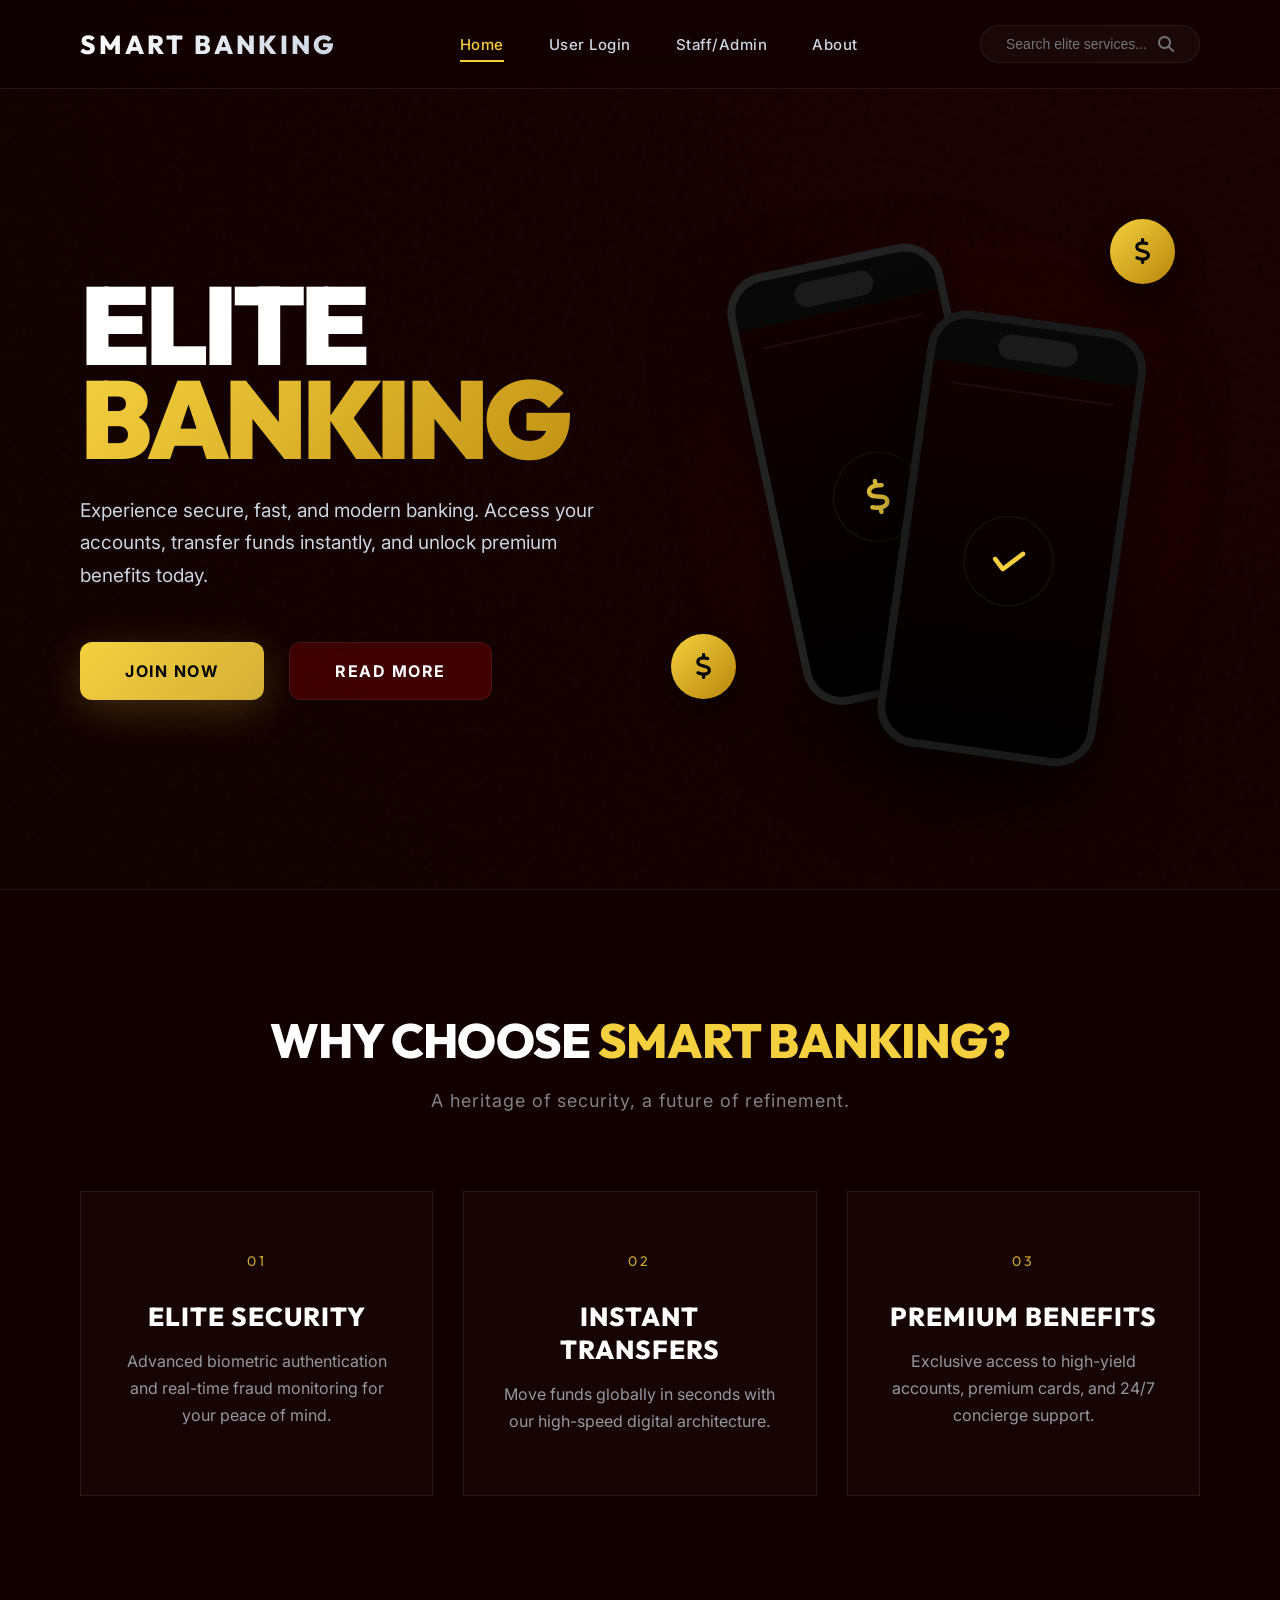
<file: frontend/index.html>
<!DOCTYPE html>
<html lang="en">

<head>
    <meta charset="UTF-8">
    <meta name="viewport" content="width=device-width, initial-scale=1.0">
    <title>SmartBank | Online Banking</title>
    <!-- Modern Font matching the design -->
    <!-- Modern & Classic Fonts -->
    <link
        href="https://fonts.googleapis.com/css2?family=Montserrat:wght@400;600;800;900&family=Outfit:wght@400;700;900&family=Inter:wght@400;500;600&family=Playfair+Display:ital,wght@0,400..900;1,400..900&display=swap"
        rel="stylesheet">
    <!-- Font Awesome -->
    <link rel="stylesheet" href="https://cdnjs.cloudflare.com/ajax/libs/font-awesome/6.4.0/css/all.min.css">
    <!-- Custom CSS -->
    <link rel="stylesheet" href="landing.css">
</head>

<body>
    <!-- Navigation -->
    <nav class="navbar">
        <a href="#home" class="logo">
            <span class="logo-text">SMART BANKING</span>
        </a>

        <div class="nav-links">
            <a href="#home" class="active">Home</a>
            <a href="user.html">User Login</a>
            <a href="staff.html">Staff/Admin</a>
            <a href="#about">About</a>
        </div>

        <div class="search-box">
            <input type="text" class="search-input" placeholder="Search elite services...">
            <i class="fas fa-search" style="color: var(--text-light); opacity: 0.5;"></i>
        </div>
    </nav>

    <!-- Main Content -->
    <main class="hero" id="home">
        <!-- Left Side: Text Content -->
        <div class="hero-content">
            <div class="bg-shape-square"></div>
            <div class="bg-shape-rect"></div>

            <h1 class="hero-title">
                ELITE <span>BANKING</span>
            </h1>

            <p class="hero-desc">
                Experience secure, fast, and modern banking. Access your accounts, transfer funds instantly, and unlock
                premium benefits today.
            </p>

            <div class="hero-buttons">
                <a href="user.html" class="btn btn-primary">join now</a>
                <a href="#" class="btn btn-secondary">read more</a>
            </div>
        </div>

        <!-- Right Side: Illustration -->
        <div class="hero-illustration">
            <div class="circle-bg"></div>

            <!-- Left Smartphone -->
            <div class="phone phone-left">
                <div class="notch"></div>
                <div class="screen">
                    <div class="circle-icon solid">
                        <i class="fas fa-dollar-sign"></i>
                    </div>
                </div>
            </div>

            <!-- Right Smartphone -->
            <div class="phone phone-right">
                <div class="notch"></div>
                <div class="screen">
                    <div class="circle-icon outline">
                        <i class="fas fa-check"></i>
                    </div>
                </div>
            </div>

            <!-- Connection Arrows -->
            <div class="arrow-top">
                <div class="line-h"></div>
                <div class="line-v"></div>
                <div class="head-down"></div>
            </div>

            <div class="arrow-bottom">
                <div class="line-h"></div>
                <div class="line-v"></div>
                <div class="head-up"></div>
            </div>

            <!-- Floating Coins -->
            <div class="floating-coin coin-top-right">
                <div class="coin-inner">
                    <i class="fas fa-dollar-sign"></i>
                </div>
            </div>

            <div class="floating-coin coin-mid-left">
                <div class="coin-inner">
                    <i class="fas fa-dollar-sign"></i>
                </div>
            </div>
        </div>
    </main>

    <!-- About Section -->
    <section id="about" class="about-section">
        <div class="about-container">
            <div class="about-header">
                <h2 class="section-title">WHY CHOOSE <span>SMART BANKING?</span></h2>
                <p class="section-subtitle">A heritage of security, a future of refinement.</p>
            </div>

            <div class="features-grid">
                <div class="feature-card">
                    <span class="card-number">01</span>
                    <h3>Elite Security</h3>
                    <p>Advanced biometric authentication and real-time fraud monitoring for your peace of mind.</p>
                </div>
                <div class="feature-card">
                    <span class="card-number">02</span>
                    <h3>Instant Transfers</h3>
                    <p>Move funds globally in seconds with our high-speed digital architecture.</p>
                </div>
                <div class="feature-card">
                    <span class="card-number">03</span>
                    <h3>Premium Benefits</h3>
                    <p>Exclusive access to high-yield accounts, premium cards, and 24/7 concierge support.</p>
                </div>
            </div>
        </div>
    </section>

    <!-- Bottom Gold Bar -->
    <div class="bottom-bar"></div>
</body>

</html>
</file>
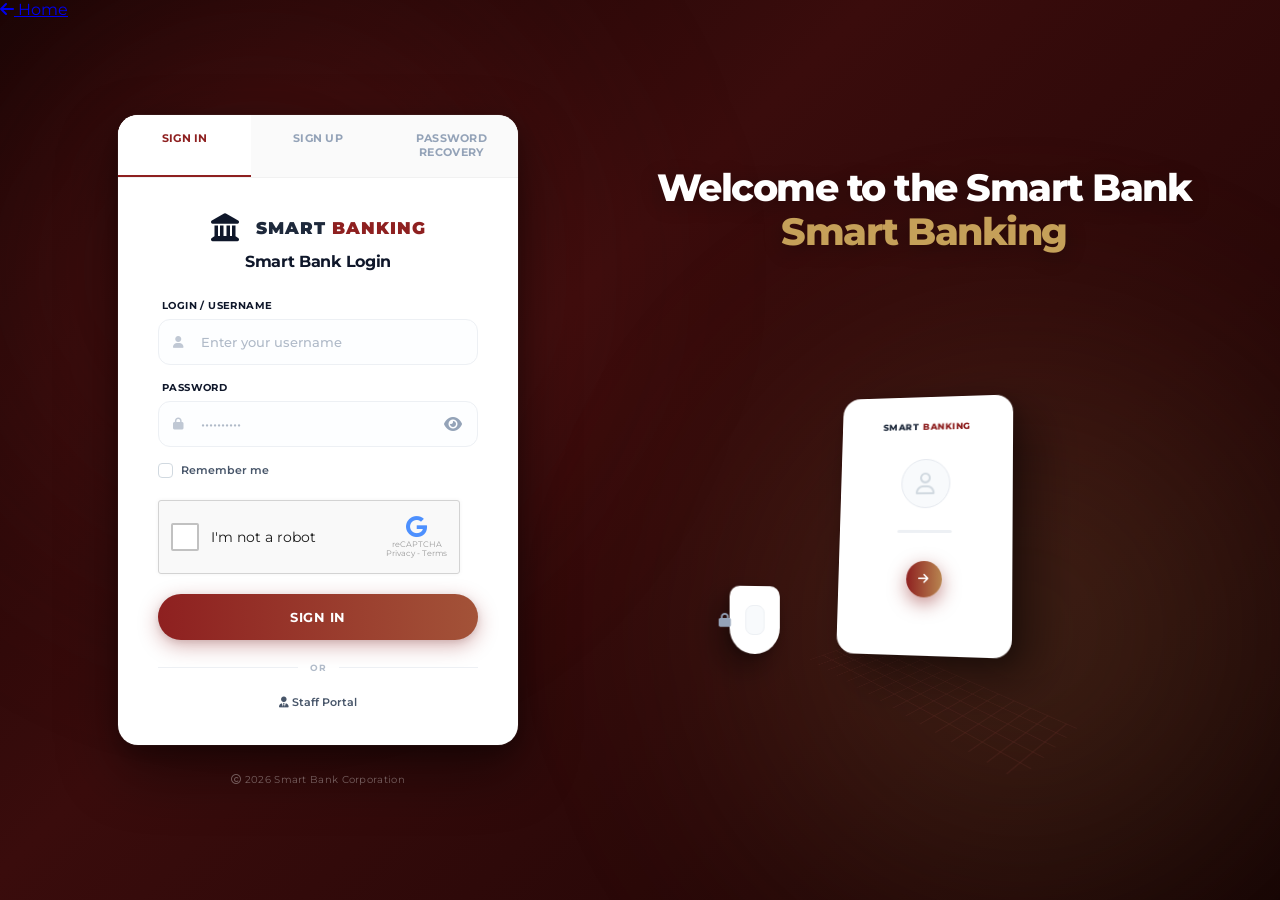
<file: frontend/admindash.html>
<!DOCTYPE html>
<html lang="en">

<head>
    <meta charset="UTF-8">
    <meta name="viewport" content="width=device-width, initial-scale=1.0">
    <title>Smart Bank - Admin Dashboard</title>
    <!-- Custom CSS -->
    <link rel="stylesheet" href="modern-dashboard.css">
    <link rel="stylesheet" href="admindash.css">
    <link rel="stylesheet" href="https://cdnjs.cloudflare.com/ajax/libs/font-awesome/6.4.0/css/all.min.css">
    <link rel="stylesheet" href="face-auth-fixed.css">
</head>

<body>
    <div class="dashboard-container">
        <!-- Sidebar -->
        <aside class="sidebar">
            <div class="sidebar-header">
                <div class="logo">
                    <h1 class="logo-text">Smart<span class="logo-highlight">Bank</span></h1>
                </div>
                <p class="menu-label">Menu</p>
            </div>

            <nav class="nav-menu">
                <a href="#" class="nav-item active" data-page="dashboard">
                    <i class="fas fa-chart-line"></i>
                    <span>Dashboard</span>
                </a>
                <a href="#" class="nav-item" data-page="users">
                    <i class="fas fa-users"></i>
                    <span>Users</span>
                </a>
                <a href="#" class="nav-item" data-page="staff">
                    <i class="fas fa-user-tie"></i>
                    <span>Staff Management</span>
                </a>
                <a href="#" class="nav-item" data-page="admin-mgmt">
                    <i class="fas fa-user-shield"></i>
                    <span>Admin Management</span>
                </a>
                <a href="#" class="nav-item" data-page="transactions">
                    <i class="fas fa-exchange-alt"></i>
                    <span>Transactions</span>
                </a>
                <a href="#" class="nav-item" data-page="accounts">
                    <i class="fas fa-university"></i>
                    <span>All Accounts</span>
                </a>
                <a href="#" class="nav-item" data-page="loans">
                    <i class="fas fa-hand-holding-usd"></i>
                    <span>Loans</span>
                </a>
                <a href="#" class="nav-item" data-page="services">
                    <i class="fas fa-concierge-bell"></i>
                    <span>Services</span>
                </a>
                <a href="#" class="nav-item" data-page="liquidity">
                    <i class="fas fa-piggy-bank"></i>
                    <span>Loan Liquidity Fund</span>
                </a>
                <a href="#" class="nav-item" data-page="reports">
                    <i class="fas fa-chart-bar"></i>
                    <span>Reports</span>
                </a>
                <a href="#" class="nav-item" data-page="audit">
                    <i class="fas fa-clipboard-list"></i>
                    <span>Audit Logs</span>
                </a>
                <a href="#" class="nav-item" data-page="attendance">
                    <i class="fas fa-calendar-check"></i>
                    <span>Staff Attendance</span>
                </a>
                <a href="#" class="nav-item" data-page="salary">
                    <i class="fas fa-coins"></i>
                    <span>Salary Management</span>
                </a>

                <p class="menu-label">System</p>
                <a href="#" class="nav-item" data-page="settings">
                    <i class="fas fa-cog"></i>
                    <span>System Settings</span>
                </a>
                <a href="#" class="nav-item" data-page="backup">
                    <i class="fas fa-database"></i>
                    <span>Backup & Restore</span>
                </a>
                <a href="#" onclick="logout()" class="nav-item">
                    <i class="fas fa-sign-out-alt"></i>
                    <span>Logout</span>
                </a>
            </nav>

            <div class="sidebar-footer">
                <div class="user-profile">
                    <img id="adminAvatar" src="" alt="Admin" class="user-avatar">
                    <div class="user-info">
                        <div class="user-name" id="adminName">Administrator</div>
                        <div class="user-role">System Admin</div>
                    </div>
                </div>
            </div>
        </aside>

        <!-- Main Content -->
        <main class="main-content">
            <!-- Top Bar -->
            <div class="top-bar">
                <div class="welcome-section">
                    <h1 id="pageTitle">Admin Dashboard</h1>
                    <p>System Overview & Management</p>
                </div>
                <div class="top-bar-actions">
                    <button class="mobile-menu-btn" onclick="toggleSidebar()">
                        <i class="fas fa-bars"></i>
                    </button>
                    <!-- Global Search Button / Input -->
                    <div class="search-container"
                        style="position: relative; margin-right: 12px; display: flex; align-items: center;">
                        <input type="text" id="globalSearchInput" placeholder="Search..."
                            style="padding: 8px 16px 8px 36px; border: 1px solid var(--border-color); border-radius: 20px; outline: none; background: var(--bg-card); color: var(--text-primary); width: 200px; font-family: inherit; transition: all 0.3s ease;">
                        <i class="fas fa-search"
                            style="position: absolute; left: 12px; color: var(--text-secondary); pointer-events: none;"></i>
                    </div>
                    <button class="action-btn" id="themeToggle">
                        <i class="fas fa-moon"></i>
                    </button>
                    <button class="action-btn" onclick="showNotifications()">
                        <i class="fas fa-bell"></i>
                        <span class="badge">7</span>
                    </button>
                    <img id="topBarAvatar" src="" alt="Admin" class="user-avatar-small">
                </div>
            </div>

            <!-- Notifications Modal -->
            <div id="notificationsModal" class="modal">
                <div class="modal-content" style="max-width: 400px; padding: 0;">
                    <div
                        style="padding: 16px; border-bottom: 1px solid var(--border-color); display: flex; justify-content: space-between; align-items: center;">
                        <h3 style="margin: 0; font-size: 16px;">System Notifications</h3>
                        <button onclick="closeModal('notificationsModal')"
                            style="background: none; border: none; font-size: 20px; cursor: pointer; color: var(--text-secondary);">&times;</button>
                    </div>
                    <div id="notificationsList" style="max-height: 300px; overflow-y: auto; padding: 16px;">
                        <p style="text-align: center; color: var(--text-secondary); margin: 0;">No new alerts</p>
                    </div>
                </div>
            </div>

            <!-- Dashboard Page -->
            <div id="dashboard" class="page-content active">
                <!-- Stats Cards -->
                <div class="stats-grid">
                    <div class="stat-card">
                        <div class="stat-icon" style="background: rgba(128, 0, 0, 0.1); color: #800000;">
                            <i class="fas fa-users" style="font-size: 24px;"></i>
                        </div>
                        <div class="stat-content">
                            <div class="stat-value-group">
                                <div class="stat-value" id="statTotalUsers">0</div>
                                <div class="stat-text-group">
                                    <div class="stat-label">Total<br>Users</div>
                                </div>
                            </div>
                            <div class="stat-trend" id="statUsersTrend">
                                <!-- dynamic content -->
                            </div>
                        </div>
                    </div>

                    <div class="stat-card" style="border-top: 4px solid #10b981;">
                        <div class="stat-icon" style="background: #ecfdf5; color: #10b981;">
                            <i class="fas fa-hand-holding-usd" style="font-size: 24px;"></i>
                        </div>
                        <div class="stat-content">
                            <div class="stat-value-group">
                                <div class="stat-value" id="statLiquidityFund">₹10L</div>
                                <div class="stat-text-group">
                                    <div class="stat-label">Loan Liquidity<br>Fund</div>
                                </div>
                            </div>
                        </div>
                    </div>

                    <div class="stat-card">
                        <div class="stat-icon" style="background: rgba(128, 0, 0, 0.1); color: #800000;">
                            <i class="fas fa-user-tie" style="font-size: 24px;"></i>
                        </div>
                        <div class="stat-content">
                            <div class="stat-value-group">
                                <div class="stat-value" id="statActiveStaff">0</div>
                                <div class="stat-text-group">
                                    <div class="stat-label">Active<br>Staff</div>
                                </div>
                            </div>
                        </div>
                    </div>

                    <div class="stat-card">
                        <div class="stat-icon" style="background: rgba(128, 0, 0, 0.1); color: #800000;">
                            <span style="font-size: 20px; font-weight: 700;">Rs</span>
                        </div>
                        <div class="stat-content">
                            <div class="stat-value-group">
                                <div class="stat-value" id="statTotalDeposits">₹0</div>
                                <div class="stat-text-group">
                                    <div class="stat-label">Total<br>Deposits</div>
                                </div>
                            </div>
                            <div class="stat-trend" id="statDepositsTrend">
                                <!-- dynamic content -->
                            </div>
                        </div>
                    </div>

                    <div class="stat-card">
                        <div class="stat-icon" style="background: rgba(128, 0, 0, 0.1); color: #800000;">
                            <i class="fas fa-exchange-alt" style="font-size: 24px;"></i>
                        </div>
                        <div class="stat-content">
                            <div class="stat-value-group">
                                <div class="stat-value" id="statTodayTransactions">0</div>
                                <div class="stat-text-group">
                                    <div class="stat-label">Today's<br>Trans.</div>
                                </div>
                            </div>
                            <div class="stat-trend" id="statTransactionsTrend">
                                <!-- dynamic content -->
                            </div>
                        </div>
                    </div>
                </div>


                <div class="dashboard-grid grid-2">
                    <!-- Recent Users -->
                    <div class="card">
                        <div class="card-header">
                            <h3 class="card-title">Recent Users</h3>
                        </div>
                        <div id="recentUsersList"></div>
                    </div>

                    <!-- System Alerts -->
                    <div class="card">
                        <div class="card-header">
                            <h3 class="card-title">System Alerts</h3>
                        </div>
                        <div id="systemAlerts"></div>
                    </div>
                </div>

                <!-- Transaction Overview -->
                <div class="card" style="margin-top: 24px;">
                    <div class="card-header">
                        <h3 class="card-title">Transaction Overview</h3>
                    </div>
                    <div class="invoice-controls">
                        <div class="search-box">
                            <i class="fas fa-search"></i>
                            <input type="text" placeholder="Search..." id="transactionSearch">
                        </div>
                        <button class="filter-btn">
                            <i class="fas fa-filter"></i>
                            Filter
                        </button>
                        <button class="export-btn">
                            <i class="fas fa-download"></i>
                            Export
                        </button>
                    </div>
                    <div id="transactionsList"></div>
                </div>
            </div>

            <!-- Users Page -->
            <div id="users" class="page-content">
                <div class="card">
                    <div class="card-header">
                        <h3 class="card-title">User Management</h3>
                        <button class="btn btn-primary btn-sm" onclick="showAddUserModal()">
                            <i class="fas fa-user-plus"></i>
                            Add User
                        </button>
                        <button class="btn btn-secondary btn-sm" onclick="showSendNotificationModal()">
                            <i class="fas fa-bell"></i>
                            Send Notification
                        </button>
                    </div>
                    <div class="invoice-controls">
                        <div class="search-box">
                            <i class="fas fa-search"></i>
                            <input type="text" placeholder="Search users..." id="userSearch">
                        </div>
                        <button class="filter-btn">
                            <i class="fas fa-filter"></i>
                            Filter
                        </button>
                        <button class="export-btn">
                            <i class="fas fa-download"></i>
                            Export
                        </button>
                    </div>
                    <div class="table-container">
                        <table class="table" style="width: 100%; border-collapse: collapse;">
                            <thead>
                                <tr
                                    style="border-bottom: 2px solid var(--border-color); text-align: left; background: var(--bg-light); color: var(--text-secondary);">
                                    <th style="padding: 12px;">ID</th>
                                    <th style="padding: 12px;">Name</th>
                                    <th style="padding: 12px;">Email</th>
                                    <th style="padding: 12px;">Phone</th>
                                    <th style="padding: 12px;">Accs</th>
                                    <th style="padding: 12px;">Balance</th>
                                    <th style="padding: 12px;">Status</th>
                                    <th style="padding: 12px;">Actions</th>
                                </tr>
                            </thead>
                            <tbody id="usersTable">
                                <!-- Users will be loaded here -->
                            </tbody>
                        </table>
                    </div>
                </div>
            </div>

            <!-- Staff Page -->
            <div id="staff" class="page-content">
                <div class="card">
                    <div class="card-header">
                        <h3 class="card-title">Staff Management</h3>
                        <button class="btn btn-primary btn-sm" onclick="showAddStaffModal()">
                            <i class="fas fa-user-plus"></i>
                            Add Staff
                        </button>
                    </div>
                    <div id="staffList"></div>
                </div>
            </div>

            <!-- Admin Management Page -->
            <div id="admin-mgmt" class="page-content">
                <div class="card">
                    <div class="card-header">
                        <h3 class="card-title">Administrator Management</h3>
                        <button class="btn btn-primary btn-sm" onclick="showAddAdminModal()">
                            <i class="fas fa-user-shield"></i>
                            Add Admin
                        </button>
                    </div>
                    <div id="adminList"></div>
                </div>
            </div>

            <!-- Transactions Page -->
            <div id="transactions" class="page-content">
                <div class="card">
                    <div class="card-header">
                        <h3 class="card-title">All Transactions</h3>
                    </div>
                    <div id="allTransactionsList"></div>
                </div>
            </div>

            <!-- Accounts Page -->
            <div id="accounts" class="page-content">
                <div class="card">
                    <div class="card-header">
                        <h3 class="card-title">All Accounts</h3>
                    </div>
                    <div class="table-container">
                        <table class="table" style="width: 100%; border-collapse: collapse;">
                            <thead>
                                <tr
                                    style="border-bottom: 2px solid var(--border-color); text-align: left; background: var(--bg-light); color: var(--text-secondary);">
                                    <th style="padding: 12px;">ID</th>
                                    <th style="padding: 12px;">User</th>
                                    <th style="padding: 12px;">Account Number</th>
                                    <th style="padding: 12px;">Type</th>
                                    <th style="padding: 12px;">Balance</th>
                                    <th style="padding: 12px;">Status</th>
                                </tr>
                            </thead>
                            <tbody id="accountsTable">
                                <!-- Accounts will be loaded here -->
                            </tbody>
                        </table>
                    </div>
                </div>
            </div>

            <!-- Services Page -->
            <div id="services" class="page-content">
                <div class="card">
                    <div class="card-header">
                        <h3 class="card-title">Manage Services & Applications</h3>
                    </div>
                    <div class="invoice-controls">
                        <div class="search-box"
                            style="display: flex; align-items: center; background: var(--bg-card); border: 1px solid var(--border-color); border-radius: 8px; padding: 4px 12px; width: 250px;">
                            <i class="fas fa-search" style="color: var(--text-secondary); margin-right: 8px;"></i>
                            <input type="text" placeholder="Search applications..." id="serviceSearch"
                                style="border: none; background: transparent; outline: none; color: var(--text-primary); width: 100%;">
                        </div>
                    </div>
                    <div id="pendingApplicationsList">
                        <p style="padding:16px;text-align:center;color:#9ca3af;">No applications found.</p>
                    </div>
                </div>
            </div>

            <!-- Loans Page -->
            <div id="loans" class="page-content">
                <div class="card">
                    <div class="card-header">
                        <h3 class="card-title">Loan Management</h3>
                    </div>
                    <div class="table-container">
                        <table class="table" style="width: 100%; border-collapse: collapse;">
                            <thead>
                                <tr
                                    style="border-bottom: 2px solid var(--border-color); text-align: left; background: var(--bg-light); color: var(--text-secondary);">
                                    <th style="padding: 12px;">ID</th>
                                    <th style="padding: 12px;">User</th>
                                    <th style="padding: 12px;">Loan Type</th>
                                    <th style="padding: 12px;">Amount</th>
                                    <th style="padding: 12px;">Tenure</th>
                                    <th style="padding: 12px;">Rate</th>
                                    <th style="padding: 12px;">Status</th>
                                </tr>
                            </thead>
                            <tbody id="loansTable">
                                <!-- Loans will be loaded here -->
                            </tbody>
                        </table>
                    </div>
                </div>
            </div>

            <!-- Loan Liquidity Fund Page -->
            <div id="liquidity" class="page-content">
                <div class="stats-grid" style="margin-bottom: 24px;">
                    <div class="stat-card" style="border-top: 4px solid #10b981;">
                        <div class="stat-icon" style="background: #ecfdf5; color: #10b981;">
                            <i class="fas fa-piggy-bank" style="font-size: 24px;"></i>
                        </div>
                        <div class="stat-content">
                            <div class="stat-value-group">
                                <div class="stat-value" id="liqFundBalance">—</div>
                                <div class="stat-text-group">
                                    <div class="stat-label">Current Fund<br>Balance</div>
                                </div>
                            </div>
                        </div>
                    </div>
                    <div class="stat-card" style="border-top: 4px solid #800000;">
                        <div class="stat-icon" style="background: rgba(128,0,0,0.1); color: #800000;">
                            <i class="fas fa-check-double" style="font-size: 24px;"></i>
                        </div>
                        <div class="stat-content">
                            <div class="stat-value-group">
                                <div class="stat-value" id="liqTotalPaid">0</div>
                                <div class="stat-text-group">
                                    <div class="stat-label">Loans<br>Fully Paid</div>
                                </div>
                            </div>
                        </div>
                    </div>
                    <div class="stat-card" style="border-top: 4px solid #f59e0b;">
                        <div class="stat-icon" style="background: #fffbeb; color: #f59e0b;">
                            <i class="fas fa-hourglass-half" style="font-size: 24px;"></i>
                        </div>
                        <div class="stat-content">
                            <div class="stat-value-group">
                                <div class="stat-value" id="liqActiveLoans">0</div>
                                <div class="stat-text-group">
                                    <div class="stat-label">Active<br>Loans</div>
                                </div>
                            </div>
                        </div>
                    </div>
                    <div class="stat-card" style="border-top: 4px solid #ef4444;">
                        <div class="stat-icon" style="background: #fef2f2; color: #ef4444;">
                            <i class="fas fa-exclamation-triangle" style="font-size: 24px;"></i>
                        </div>
                        <div class="stat-content">
                            <div class="stat-value-group">
                                <div class="stat-value" id="liqOverdueLoans">0</div>
                                <div class="stat-text-group">
                                    <div class="stat-label">Overdue<br>Loans</div>
                                </div>
                            </div>
                        </div>
                    </div>
                </div>

                <div class="card">
                    <div class="card-header"
                        style="display: flex; justify-content: space-between; align-items: center; flex-wrap: wrap; gap: 12px;">
                        <h3 class="card-title"><i class="fas fa-history"
                                style="color: #10b981; margin-right: 8px;"></i>Loan Repayment History</h3>
                        <div style="display: flex; gap: 10px; align-items: center;">
                            <select id="liqFilterStatus" class="form-input" style="width: auto; padding: 6px 12px;"
                                onchange="loadLiquidityPage()">
                                <option value="">All Loans</option>
                                <option value="approved">Active</option>
                                <option value="closed">Fully Paid</option>
                            </select>
                            <button class="btn btn-primary btn-sm" onclick="applyDailyPenalties()"
                                title="Apply daily late charges to overdue loans">
                                <i class="fas fa-bolt"></i> Apply Late Charges
                            </button>
                        </div>
                    </div>
                    <div id="liqLoansList" style="overflow-x: auto; padding: 16px;">
                        <p style="text-align: center; padding: 2rem; color: var(--text-secondary);">Loading...</p>
                    </div>
                </div>
            </div>

            <!-- Reports Page -->
            <div id="reports" class="page-content">
                <div class="card">
                    <div class="card-header">
                        <h3 class="card-title">Reports & Analytics</h3>
                    </div>
                    <div id="reportsContent"></div>
                </div>
            </div>

            <!-- Audit Page -->
            <div id="audit" class="page-content">
                <div id="auditLogs"></div>
            </div>

            <div id="attendance" class="page-content">
                <div class="dashboard-grid grid-3" style="margin-bottom: 24px;">
                    <div class="stat-card">
                        <div class="stat-icon" style="background: rgba(16, 185, 129, 0.1); color: #10b981;">
                            <i class="fas fa-user-check"></i>
                        </div>
                        <div class="stat-content">
                            <div class="stat-label">Present Today</div>
                            <div class="stat-value" id="statTodayPresent">0</div>
                        </div>
                    </div>
                    <div class="stat-card">
                        <div class="stat-icon" style="background: rgba(128, 0, 0, 0.1); color: #800000;">
                            <i class="fas fa-users-cog"></i>
                        </div>
                        <div class="stat-content">
                            <div class="stat-label">Total Staff</div>
                            <div class="stat-value" id="statTotalStaff">0</div>
                        </div>
                    </div>
                    <div class="stat-card">
                        <div class="stat-icon" style="background: rgba(245, 158, 11, 0.1); color: #f59e0b;">
                            <i class="fas fa-hourglass-half"></i>
                        </div>
                        <div class="stat-content">
                            <div class="stat-label">Avg. Working Hours</div>
                            <div class="stat-value" id="statAvgWorkingHours">0.0</div>
                        </div>
                    </div>
                </div>

                <div class="card">
                    <div class="card-header"
                        style="justify-content: space-between; display: flex; align-items: center;">
                        <h3 class="card-title">Staff Attendance Tracking</h3>
                        <div class="header-actions">
                            <button class="btn btn-secondary btn-sm" onclick="loadAttendanceTrackingPage()"><i
                                    class="fas fa-sync-alt"></i> Refresh</button>
                            <button class="btn btn-primary btn-sm" onclick="exportAttendance()"><i
                                    class="fas fa-file-export"></i> Export Report</button>
                        </div>
                    </div>
                    <div class="invoice-controls">
                        <div class="search-box">
                            <i class="fas fa-search"></i>
                            <input type="text" placeholder="Search staff name or ID..." id="attendanceSearch">
                        </div>
                        <div class="filters" style="display: flex; gap: 10px;">
                            <input type="date" id="attendanceDateFilter" class="form-control"
                                style="padding: 8px; border: 1px solid var(--border-color); border-radius: 6px;">
                        </div>
                    </div>
                    <div class="table-responsive">
                        <table class="data-table">
                            <thead>
                                <tr>
                                    <th>Staff ID</th>
                                    <th>Staff Name</th>
                                    <th>Date</th>
                                    <th>Clock In</th>
                                    <th>Clock Out</th>
                                    <th>Working Hours</th>
                                    <th>Status</th>
                                </tr>
                            </thead>
                            <tbody id="adminAttendanceTable">
                                <!-- Populated via JS -->
                            </tbody>
                        </table>
                    </div>
                </div>
            </div>

            <!-- Salary Management Page -->
            <div id="salary" class="page-content">
                <div class="card">
                    <div class="card-header" style="justify-content: space-between;">
                        <h3 class="card-title">Salary Management - <span id="currentSalaryMonth">...</span></h3>
                        <div class="header-actions">
                            <span class="badge badge-info" id="salaryStatsDays"
                                style="background: rgba(59, 130, 246, 0.1); color: var(--primary); padding: 5px 12px; border-radius: 20px; font-size: 12px; font-weight: 600;">Month
                                Days: ...</span>
                        </div>
                    </div>
                    <div class="invoice-controls"
                        style="padding: 20px; display: flex; align-items: center; justify-content: space-between; border-bottom: 1px solid var(--border-color);">
                        <div class="search-box">
                            <i class="fas fa-search"></i>
                            <input type="text" placeholder="Search staff..." id="salarySearch">
                        </div>
                        <p class="text-secondary" style="font-size: 13px; margin: 0; opacity: 0.8;">
                            <i class="fas fa-info-circle"></i> Formula: <code>(Base Salary / Days) * Attendance</code>
                        </p>
                    </div>
                    <div class="table-responsive">
                        <table class="data-table">
                            <thead>
                                <tr>
                                    <th>Staff Code</th>
                                    <th>Name</th>
                                    <th>Department</th>
                                    <th>Base Salary (₹)</th>
                                    <th>Attendance</th>
                                    <th>Current Pay (₹)</th>
                                    <th>Actions</th>
                                </tr>
                            </thead>
                            <tbody id="adminSalaryTable">
                                <!-- Populated via JS -->
                            </tbody>
                        </table>
                    </div>
                </div>
            </div>

            <!-- Settings Page -->
            <div id="settings" class="page-content">
                <div class="card">
                    <div class="card-header">
                        <h3 class="card-title">System Settings</h3>
                        <button class="btn btn-primary" onclick="openFaceRegistration()">
                            <i class="fas fa-user-plus"></i> Register Face
                        </button>
                    </div>
                    <div id="settingsContent"></div>
                </div>
            </div>

            <!-- Backup Page -->
            <div id="backup" class="page-content">
                <div class="card">
                    <div class="card-header">
                        <h3 class="card-title">Backup & Restore</h3>
                    </div>
                    <div id="backupContent"></div>
                </div>
            </div>
        </main>
    </div>

    <!-- Add Staff Modal -->
    <div id="addStaffModal" class="modal">
        <div
            style="background:#fff;border-radius:16px;width:100%;max-width:520px;padding:32px;margin:20px;box-shadow:0 24px 60px rgba(0,0,0,.2);position:relative;">
            <button onclick="closeAddStaffModal()"
                style="position:absolute;top:16px;right:16px;background:none;border:none;font-size:20px;cursor:pointer;color:#6b7280;">&times;</button>
            <h2 style="margin:0 0 6px;font-size:20px;font-weight:700;color:#1f2937;">
                <i class="fas fa-user-plus" style="color:#800000;margin-right:8px;"></i>Add New Staff Member
            </h2>
            <p style="color:#6b7280;font-size:14px;margin:0 0 24px;">Fill in the details to create a staff account. A
                login ID will be auto-generated.</p>
            <form id="addStaffForm" onsubmit="submitAddStaff(event)">
                <div style="display:grid;grid-template-columns:1fr 1fr;gap:16px;">
                    <div style="grid-column:span 2;">
                        <label
                            style="font-size:13px;font-weight:600;color:#374151;display:block;margin-bottom:6px;">Full
                            Name *</label>
                        <input id="staffName" type="text" placeholder="e.g. Priya Sharma" required
                            style="width:100%;padding:10px 14px;border:1px solid #e5e7eb;border-radius:8px;font-size:14px;box-sizing:border-box;">
                    </div>
                    <div>
                        <label
                            style="font-size:13px;font-weight:600;color:#374151;display:block;margin-bottom:6px;">Email
                            *</label>
                        <input id="staffEmail" type="email" placeholder="priya@smartbank.in" required
                            style="width:100%;padding:10px 14px;border:1px solid #e5e7eb;border-radius:8px;font-size:14px;box-sizing:border-box;">
                    </div>
                    <div>
                        <label
                            style="font-size:13px;font-weight:600;color:#374151;display:block;margin-bottom:6px;">Phone</label>
                        <input id="staffPhone" type="text" placeholder="+91 9876543210"
                            style="width:100%;padding:10px 14px;border:1px solid #e5e7eb;border-radius:8px;font-size:14px;box-sizing:border-box;">
                    </div>
                    <div>
                        <label
                            style="font-size:13px;font-weight:600;color:#374151;display:block;margin-bottom:6px;">Department</label>
                        <select id="staffDepartment"
                            style="width:100%;padding:10px 14px;border:1px solid #e5e7eb;border-radius:8px;font-size:14px;box-sizing:border-box;">
                            <option value="Customer Service">Customer Service</option>
                            <option value="Loans">Loans Department</option>
                            <option value="Cards">Cards Department</option>
                            <option value="Technical Support">Technical Support</option>
                            <option value="Operations">Operations</option>
                            <option value="General">General</option>
                        </select>
                    </div>
                    <div>
                        <label
                            style="font-size:13px;font-weight:600;color:#374151;display:block;margin-bottom:6px;">Position</label>
                        <select id="staffPosition"
                            style="width:100%;padding:10px 14px;border:1px solid #e5e7eb;border-radius:8px;font-size:14px;box-sizing:border-box;">
                            <option value="Staff">Staff</option>
                            <option value="Senior Staff">Senior Staff</option>
                            <option value="Team Lead">Team Lead</option>
                            <option value="Manager">Manager</option>
                            <option value="Junior Manager">Junior Manager (Admin)</option>
                            <option value="Senior Manager">Senior Manager (Admin)</option>
                        </select>
                    </div>
                    <div style="grid-column:span 2;">
                        <label
                            style="font-size:13px;font-weight:600;color:#374151;display:block;margin-bottom:6px;">Password
                            *</label>
                        <input id="staffPassword" type="password" placeholder="Min. 6 characters" required minlength="6"
                            style="width:100%;padding:10px 14px;border:1px solid #e5e7eb;border-radius:8px;font-size:14px;box-sizing:border-box;">
                    </div>
                </div>
                <div id="staffFormError"
                    style="display:none;background:#fee2e2;color:#991b1b;padding:10px 14px;border-radius:8px;font-size:13px;margin-top:16px;">
                </div>
                <div style="display:flex;gap:12px;justify-content:flex-end;margin-top:24px;">
                    <button type="button" onclick="closeAddStaffModal()"
                        style="padding:10px 20px;border:1px solid #e5e7eb;border-radius:8px;background:#fff;cursor:pointer;font-weight:600;color:#374151;">Cancel</button>
                    <button type="submit" id="addStaffBtn"
                        style="padding:10px 24px;background:#800000;color:white;border:none;border-radius:8px;cursor:pointer;font-weight:600;font-size:14px;">
                        <i class="fas fa-user-plus"></i> Add Staff
                    </button>
                </div>
            </form>
        </div>
    </div>

    <!-- Promote Staff Modal -->
    <div id="promoteStaffModal"
        style="display:none;position:fixed;top:0;left:0;width:100%;height:100%;background:rgba(0,0,0,0.5);z-index:1000;align-items:center;justify-content:center;">
        <div
            style="background:white;width:100%;max-width:400px;border-radius:12px;padding:24px;box-shadow:0 10px 25px rgba(0,0,0,0.1);">
            <div
                style="display:flex;justify-content:space-between;align-items:center;margin-bottom:20px;border-bottom:1px solid #e5e7eb;padding-bottom:12px;">
                <h3 style="margin:0;font-size:18px;color:#111827;">Promote Staff: <span id="promoteStaffName"></span>
                </h3>
                <button onclick="closePromoteModal()"
                    style="background:none;border:none;font-size:20px;color:#6b7280;cursor:pointer;">&times;</button>
            </div>

            <p style="font-size:14px;color:#4b5563;margin-bottom:16px;">Select the new role for this staff member:</p>

            <div style="margin-bottom:20px;">
                <label style="font-size:13px;font-weight:600;color:#374151;display:block;margin-bottom:6px;">Target
                    Level</label>
                <select id="promoteRoleSelect"
                    style="width:100%;padding:10px 14px;border:1px solid #e5e7eb;border-radius:8px;font-size:14px;box-sizing:border-box;">
                    <option value="Senior Staff">Senior Staff</option>
                    <option value="Manager">Manager</option>
                    <option value="Junior Manager">Junior Manager (Admin)</option>
                    <option value="Senior Manager">Senior Manager (Admin)</option>
                    <option value="System Admin">System Admin</option>
                </select>
                <p style="font-size:12px;color:#6b7280;margin-top:8px;">* System Admins will be migrated to the master
                    admin database.</p>
            </div>

            <div style="display:flex;gap:12px;justify-content:flex-end;">
                <button type="button" onclick="closePromoteModal()"
                    style="padding:10px 20px;border:1px solid #e5e7eb;border-radius:8px;background:#fff;cursor:pointer;font-weight:600;color:#374151;">Cancel</button>
                <button type="button" onclick="confirmPromotion()"
                    style="padding:10px 24px;background:#f59e0b;color:white;border:none;border-radius:8px;cursor:pointer;font-weight:600;font-size:14px;">
                    <i class="fas fa-crown"></i> Promote
                </button>
            </div>
        </div>
    </div>

    <!-- Change Department Modal -->
    <div id="changeDeptModal"
        style="display:none;position:fixed;top:0;left:0;width:100%;height:100%;background:rgba(0,0,0,0.5);z-index:1000;align-items:center;justify-content:center;">
        <div
            style="background:white;width:100%;max-width:400px;border-radius:12px;padding:24px;box-shadow:0 10px 25px rgba(0,0,0,0.1);">
            <div
                style="display:flex;justify-content:space-between;align-items:center;margin-bottom:20px;border-bottom:1px solid #e5e7eb;padding-bottom:12px;">
                <h3 style="margin:0;font-size:18px;color:#111827;">Change Dept: <span id="changeDeptStaffName"></span>
                </h3>
                <button onclick="closeChangeDeptModal()"
                    style="background:none;border:none;font-size:20px;color:#6b7280;cursor:pointer;">&times;</button>
            </div>

            <p style="font-size:14px;color:#4b5563;margin-bottom:16px;">Assign this staff member to a new department:
            </p>

            <div style="margin-bottom:20px;">
                <label style="font-size:13px;font-weight:600;color:#374151;display:block;margin-bottom:6px;">Target
                    Department</label>
                <select id="changeDeptSelect"
                    style="width:100%;padding:10px 14px;border:1px solid #e5e7eb;border-radius:8px;font-size:14px;box-sizing:border-box;">
                    <option value="Customer Service">Customer Service</option>
                    <option value="Loans">Loans Department</option>
                    <option value="Cards">Cards Department</option>
                    <option value="Technical Support">Technical Support</option>
                    <option value="Operations">Operations</option>
                    <option value="General">General</option>
                </select>
            </div>

            <div style="display:flex;gap:12px;justify-content:flex-end;">
                <button type="button" onclick="closeChangeDeptModal()"
                    style="padding:10px 20px;border:1px solid #e5e7eb;border-radius:8px;background:#fff;cursor:pointer;font-weight:600;color:#374151;">Cancel</button>
                <button type="button" onclick="confirmDepartmentChange()"
                    style="padding:10px 24px;background:#800000;color:white;border:none;border-radius:8px;cursor:pointer;font-weight:600;font-size:14px;">
                    <i class="fas fa-building"></i> Update
                </button>
            </div>
        </div>
    </div>

    <!-- Add User Modal -->
    <div id="addUserModal" class="modal">
        <div class="modal-content"
            style="background:#ffffff; border-radius:20px; max-width:520px; width:90%; max-height:90vh; overflow-y:auto; box-shadow:0 25px 50px -12px rgba(0,0,0,0.25); border: 1px solid rgba(0,0,0,0.1); transform: scale(0.95); opacity: 0; transition: all 0.3s cubic-bezier(0.4, 0, 0.2, 1);">
            <div
                style="background:linear-gradient(135deg,#800000,#a52a2a); padding:24px; border-radius:16px 16px 0 0; display:flex; justify-content:space-between; align-items:center;">
                <h3 style="margin:0; color:white; font-size:18px;"><i class="fas fa-user-plus"
                        style="margin-right:10px;"></i>Add New User</h3>
                <button onclick="closeModal('addUserModal')"
                    style="background:none; border:none; color:white; font-size:22px; cursor:pointer; line-height:1;">&times;</button>
            </div>
            <form id="addUserForm" onsubmit="submitAddUser(event)" style="padding:24px;">
                <div style="display:grid; grid-template-columns:1fr 1fr; gap:16px; margin-bottom:16px;">
                    <div style="grid-column:span 2;">
                        <label
                            style="font-size:13px; font-weight:600; color:var(--text-secondary); display:block; margin-bottom:6px;">Full
                            Name *</label>
                        <input type="text" id="newUserName" required placeholder="e.g. Rahul Sharma"
                            style="width:100%; padding:10px 14px; border:1px solid var(--border-color); border-radius:8px; background:var(--bg-light); color:var(--text-primary); font-size:14px; box-sizing:border-box;">
                    </div>
                    <div>
                        <label
                            style="font-size:13px; font-weight:600; color:var(--text-secondary); display:block; margin-bottom:6px;">Username
                            *</label>
                        <input type="text" id="newUserUsername" required placeholder="e.g. rahul123"
                            style="width:100%; padding:10px 14px; border:1px solid var(--border-color); border-radius:8px; background:var(--bg-light); color:var(--text-primary); font-size:14px; box-sizing:border-box;">
                    </div>
                    <div>
                        <label
                            style="font-size:13px; font-weight:600; color:var(--text-secondary); display:block; margin-bottom:6px;">Phone</label>
                        <input type="tel" id="newUserPhone" placeholder="e.g. 9876543210"
                            style="width:100%; padding:10px 14px; border:1px solid var(--border-color); border-radius:8px; background:var(--bg-light); color:var(--text-primary); font-size:14px; box-sizing:border-box;">
                    </div>
                    <div style="grid-column:span 2;">
                        <label
                            style="font-size:13px; font-weight:600; color:var(--text-secondary); display:block; margin-bottom:6px;">Email
                            *</label>
                        <input type="email" id="newUserEmail" required placeholder="e.g. rahul@email.com"
                            style="width:100%; padding:10px 14px; border:1px solid var(--border-color); border-radius:8px; background:var(--bg-light); color:var(--text-primary); font-size:14px; box-sizing:border-box;">
                    </div>
                    <div>
                        <label
                            style="font-size:13px; font-weight:600; color:var(--text-secondary); display:block; margin-bottom:6px;">Password
                            *</label>
                        <input type="password" id="newUserPassword" required minlength="6"
                            placeholder="Min 6 characters"
                            style="width:100%; padding:10px 14px; border:1px solid var(--border-color); border-radius:8px; background:var(--bg-light); color:var(--text-primary); font-size:14px; box-sizing:border-box;">
                    </div>
                    <div>
                        <label
                            style="font-size:13px; font-weight:600; color:var(--text-secondary); display:block; margin-bottom:6px;">Date
                            of Birth</label>
                        <input type="date" id="newUserDob"
                            style="width:100%; padding:10px 14px; border:1px solid var(--border-color); border-radius:8px; background:var(--bg-light); color:var(--text-primary); font-size:14px; box-sizing:border-box;">
                    </div>
                </div>
                <div id="addUserError"
                    style="display:none; background:#fef2f2; color:#b91c1c; padding:10px 14px; border-radius:8px; font-size:13px; margin-bottom:16px;">
                </div>
                <div style="display:flex; justify-content:flex-end; gap:12px;">
                    <button type="button" onclick="closeModal('addUserModal')"
                        style="padding:10px 20px; border:1px solid var(--border-color); border-radius:8px; background:none; color:var(--text-primary); cursor:pointer; font-size:14px;">Cancel</button>
                    <button type="submit" id="addUserSubmitBtn"
                        style="padding:10px 24px; background:linear-gradient(135deg,#800000,#a52a2a); color:white; border:none; border-radius:8px; cursor:pointer; font-size:14px; font-weight:600;">
                        <i class="fas fa-user-plus"></i> Create User
                    </button>
                </div>
            </form>
        </div>
    </div>


    <!-- Add Admin Modal -->
    <div id="addAdminModal" class="modal">
        <div
            style="background:#fff;border-radius:16px;width:100%;max-width:520px;padding:32px;margin:20px;box-shadow:0 24px 60px rgba(0,0,0,.2);position:relative;">
            <button onclick="closeAddAdminModal()"
                style="position:absolute;top:16px;right:16px;background:none;border:none;font-size:20px;cursor:pointer;color:#6b7280;">&times;</button>
            <h2 style="margin:0 0 6px;font-size:20px;font-weight:700;color:#1f2937;">
                <i class="fas fa-user-shield" style="color:var(--primary);margin-right:8px;"></i>Add New Admin
            </h2>
            <p style="color:#6b7280;font-size:14px;margin:0 0 24px;">Create a new administrator account with specific
                access levels.</p>
            <form id="addAdminForm" onsubmit="submitAddAdmin(event)">
                <div style="display:grid;grid-template-columns:1fr 1fr;gap:16px;">
                    <div style="grid-column:span 2;">
                        <label
                            style="font-size:13px;font-weight:600;color:#374151;display:block;margin-bottom:6px;">Full
                            Name *</label>
                        <input id="adminFullName" type="text" placeholder="e.g. Administrator" required
                            style="width:100%;padding:10px 14px;border:1px solid #e5e7eb;border-radius:8px;font-size:14px;box-sizing:border-box;">
                    </div>
                    <div>
                        <label
                            style="font-size:13px;font-weight:600;color:#374151;display:block;margin-bottom:6px;">Username
                            *</label>
                        <input id="adminUsername" type="text" placeholder="unique_username" required
                            style="width:100%;padding:10px 14px;border:1px solid #e5e7eb;border-radius:8px;font-size:14px;box-sizing:border-box;">
                    </div>
                    <div>
                        <label
                            style="font-size:13px;font-weight:600;color:#374151;display:block;margin-bottom:6px;">Email
                            *</label>
                        <input id="adminEmail" type="email" placeholder="admin@smartbank.in" required
                            style="width:100%;padding:10px 14px;border:1px solid #e5e7eb;border-radius:8px;font-size:14px;box-sizing:border-box;">
                    </div>
                    <div>
                        <label
                            style="font-size:13px;font-weight:600;color:#374151;display:block;margin-bottom:6px;">Access
                            Level</label>
                        <select id="adminLevel"
                            style="width:100%;padding:10px 14px;border:1px solid #e5e7eb;border-radius:8px;font-size:14px;box-sizing:border-box;">
                            <option value="Junior Manager">Junior Manager</option>
                            <option value="Senior Manager">Senior Manager</option>
                            <option value="System Admin">System Admin</option>
                        </select>
                    </div>
                    <div style="grid-column:span 2;">
                        <label
                            style="font-size:13px;font-weight:600;color:#374151;display:block;margin-bottom:6px;">Password
                            *</label>
                        <input id="adminPassword" type="password" placeholder="Min. 8 characters" required minlength="8"
                            style="width:100%;padding:10px 14px;border:1px solid #e5e7eb;border-radius:8px;font-size:14px;box-sizing:border-box;">
                    </div>
                </div>
                <div style="display:flex;gap:12px;justify-content:flex-end;margin-top:24px;">
                    <button type="button" onclick="closeAddAdminModal()"
                        style="padding:10px 20px;border:1px solid #e5e7eb;border-radius:8px;background:#fff;cursor:pointer;font-weight:600;color:#374151;">Cancel</button>
                    <button type="submit" class="btn btn-primary"
                        style="padding:10px 24px;border-radius:8px;cursor:pointer;font-weight:600;font-size:14px;">
                        <i class="fas fa-plus"></i> Create Admin
                    </button>
                </div>
            </form>
        </div>
    </div>

    <!-- Promote Admin Modal -->
    <div id="promoteAdminModal" class="modal">
        <div
            style="background:#fff;border-radius:12px;padding:24px;width:100%;max-width:400px;box-shadow:0 10px 25px rgba(0,0,0,0.1);">
            <div
                style="display:flex;justify-content:space-between;align-items:center;margin-bottom:20px;border-bottom:1px solid #e5e7eb;padding-bottom:12px;">
                <h3 style="margin:0;font-size:18px;color:#111827;">Modify Level: <span
                        id="promoteAdminNameDisplay"></span></h3>
                <button onclick="closePromoteAdminModal()"
                    style="background:none;border:none;font-size:20px;color:#6b7280;cursor:pointer;">&times;</button>
            </div>
            <div style="margin-bottom:20px;">
                <label style="font-size:13px;font-weight:600;color:#374151;display:block;margin-bottom:6px;">Target
                    Level</label>
                <select id="promoteAdminLevelSelect"
                    style="width:100%;padding:10px 14px;border:1px solid #e5e7eb;border-radius:8px;font-size:14px;box-sizing:border-box;">
                    <option value="Junior Manager">Junior Manager</option>
                    <option value="Senior Manager">Senior Manager</option>
                    <option value="System Admin">System Admin</option>
                </select>
            </div>
            <div style="display:flex;gap:12px;justify-content:flex-end;">
                <button type="button" onclick="closePromoteAdminModal()"
                    style="padding:10px 20px;border:1px solid #e5e7eb;border-radius:8px;background:#fff;cursor:pointer;font-weight:600;color:#374151;">Cancel</button>
                <button type="button" onclick="confirmAdminPromotion()"
                    style="padding:10px 24px;background:var(--primary);color:white;border:none;border-radius:8px;cursor:pointer;font-weight:600;font-size:14px;">
                    <i class="fas fa-check"></i> Update Level
                </button>
            </div>
        </div>
    </div>

    <!-- Update Salary Modal -->
    <div id="updateSalaryModal" class="modal">
        <div
            style="background:#fff;border-radius:16px;width:100%;max-width:400px;padding:32px;margin:20px;box-shadow:0 24px 60px rgba(0,0,0,.2);position:relative;">
            <button onclick="closeModal('updateSalaryModal')"
                style="position:absolute;top:16px;right:16px;background:none;border:none;font-size:20px;cursor:pointer;color:#6b7280;">&times;</button>
            <h2 style="margin:0 0 6px;font-size:20px;font-weight:700;color:#1f2937;">
                <i class="fas fa-money-bill-wave" style="color:#10b981;margin-right:8px;"></i>Update Base Salary
            </h2>
            <p style="color:#6b7280;font-size:14px;margin:0 0 24px;">Set the monthly base salary for <span
                    id="targetStaffSalaryName" style="font-weight: 600;"></span>.</p>
            <form id="updateSalaryForm" onsubmit="submitSalaryUpdate(event)">
                <input type="hidden" id="targetStaffSalaryId">
                <div class="form-group" style="margin-bottom: 20px;">
                    <label style="font-size:13px;font-weight:700;color:#111827;display:block;margin-bottom:6px;">Base
                        Salary (₹)</label>
                    <input id="newBaseSalaryInput" type="number" step="0.01" placeholder="e.g. 50000" required
                        style="width:100%;padding:10px 14px;border:1px solid #e5e7eb;border-radius:8px;font-size:14px;box-sizing:border-box;">
                </div>
                <div style="display:flex;gap:12px;justify-content:flex-end;margin-top:24px;">
                    <button type="button" onclick="closeModal('updateSalaryModal')"
                        style="padding:10px 20px;border:1px solid #e5e7eb;border-radius:8px;background:#fff;cursor:pointer;font-weight:600;color:#374151;">Cancel</button>
                    <button type="submit" class="btn btn-primary"
                        style="padding:10px 24px;border-radius:8px;cursor:pointer;font-weight:600;font-size:14px;background:#10b981;border:none;color:white;">
                        Update Salary
                    </button>
                </div>
            </form>
        </div>
    </div>

    <!-- User Activity Modal -->
    <div id="userActivityModal" class="modal">
        <div class="modal-content" style="max-width: 900px; width:95%; padding: 0; overflow: hidden; max-height:90vh;">
            <div
                style="background: var(--primary-color); color: white; padding: 20px; display: flex; justify-content: space-between; align-items: center;">
                <h3 style="margin: 0; font-size: 18px;"><i class="fas fa-history"></i> User Activity: <span
                        id="activityUserName"></span></h3>
                <button onclick="closeModal('userActivityModal')"
                    style="background: none; border: none; font-size: 24px; cursor: pointer; color: white;">&times;</button>
            </div>
            <div id="activityDetails"
                style="padding: 20px; max-height: 80vh; overflow-y: auto; background: var(--bg-card);">
            </div>
        </div>
    </div>

    <script src="api-config.js"></script>
    <script src="face-auth-fixed.js"></script>
    <script src="admindash.js"></script>

    <!-- Send Notification Modal -->
    <div id="sendNotificationModal" class="modal">
        <div class="modal-content">
            <div class="modal-header">
                <h3 class="modal-title">Send Notification</h3>
                <button class="modal-close" onclick="closeModal('sendNotificationModal')">
                    <i class="fas fa-times"></i>
                </button>
            </div>
            <div class="modal-body">
                <form id="sendNotificationForm" onsubmit="submitSendNotification(event)">
                    <div class="form-group">
                        <label class="form-label">Recipient User ID</label>
                        <input type="text" id="notifUserId" class="form-input"
                            placeholder="User ID or 'ALL' for everyone" required>
                    </div>

                    <div class="form-group">
                        <label class="form-label">Title</label>
                        <input type="text" id="notifTitle" class="form-input" placeholder="Notification Title" required>
                    </div>

                    <div class="form-group">
                        <label class="form-label">Message</label>
                        <textarea id="notifMessage" class="form-input" rows="3" placeholder="Notification Message"
                            required></textarea>
                    </div>

                    <div class="form-group">
                        <label class="form-label">Type</label>
                        <select id="notifType" class="form-select">
                            <option value="info">Info</option>
                            <option value="success">Success</option>
                            <option value="warning">Warning</option>
                            <option value="error">Alert</option>
                        </select>
                    </div>

                    <div class="modal-footer">
                        <button type="button" class="btn btn-outline"
                            onclick="closeModal('sendNotificationModal')">Cancel</button>
                        <button type="submit" class="btn btn-primary" id="sendNotifSubmitBtn">
                            <i class="fas fa-paper-plane"></i> Send
                        </button>
                    </div>
                </form>
            </div>
        </div>
    </div>
</body>

</html>
</file>
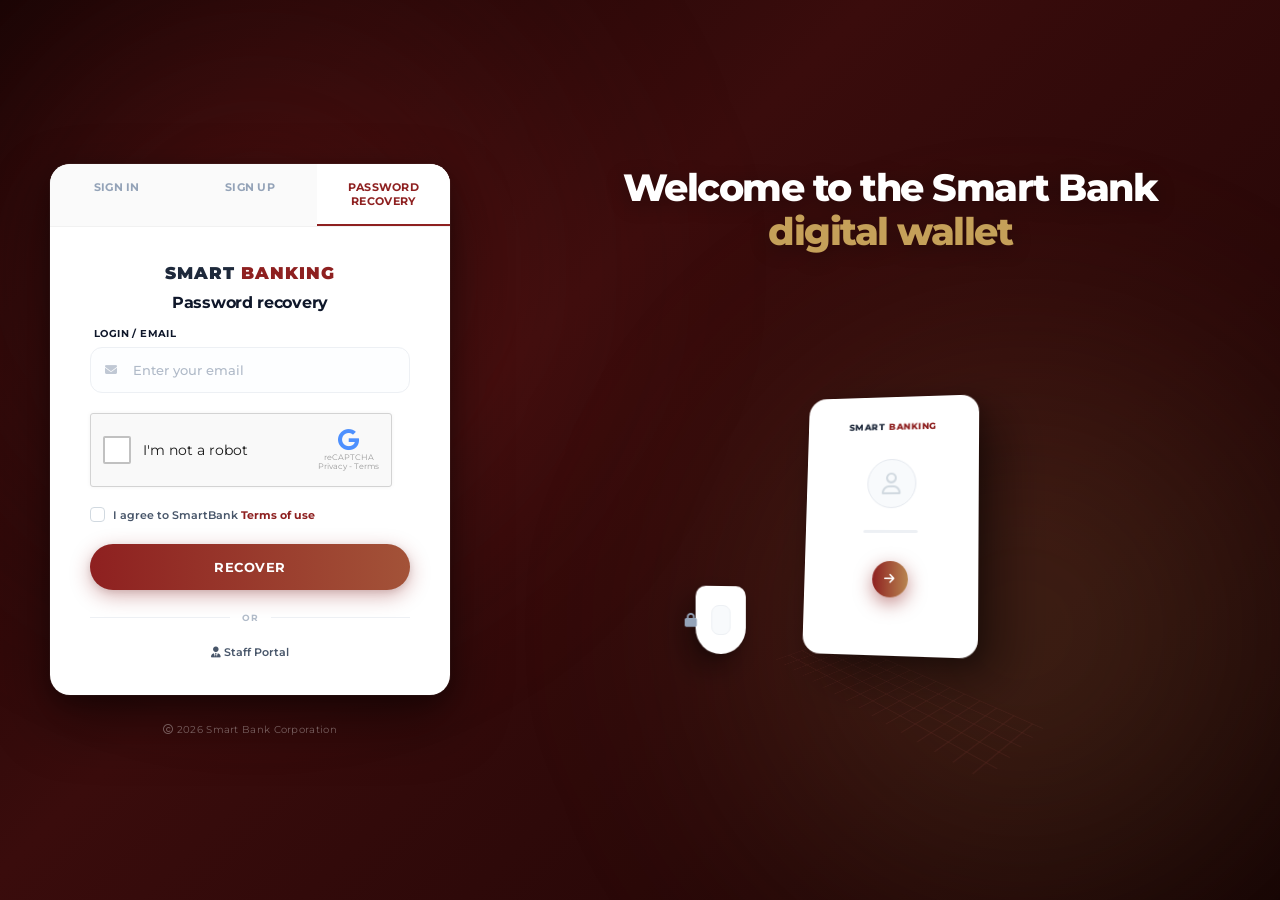
<file: frontend/forgot-password.html>
<!DOCTYPE html>
<html lang="en">

<head>
    <meta charset="UTF-8">
    <meta name="viewport" content="width=device-width, initial-scale=1.0">
    <title>Smart Bank - Forgot Password</title>
    <!-- Modern Premium Authentication CSS -->
    <link rel="stylesheet" href="modern-auth.css">
    <link rel="stylesheet" href="https://cdnjs.cloudflare.com/ajax/libs/font-awesome/6.4.0/css/all.min.css">
</head>

<body>
    <div class="auth-layout">
        <!-- Left Side - Forgot Password Form -->
        <div class="auth-left">
            <div class="auth-card">

                <!-- Tabbed Header -->
                <div class="auth-tabs">
                    <a href="user.html" class="auth-tab">Sign In</a>
                    <a href="signup.html" class="auth-tab">Sign Up</a>
                    <a href="forgot-password.html" class="auth-tab active">Password recovery</a>
                </div>

                <div class="form-container">
                    <!-- Logo & Greeting -->
                    <div class="logo-section" style="margin-bottom: 15px;">
                        <div class="logo-icon">
                            <span style="color: var(--text-primary);">SMART</span> <span
                                style="color: #8E2020;">BANKING</span>
                        </div>
                        <h2 class="page-title">Password recovery</h2>
                    </div>

                    <!-- Alert Box -->
                    <div id="alertBox" class="alert" style="display: none;"></div>

                    <!-- Forgot Password Form -->
                    <form id="forgotPasswordForm" class="form-section active-form">
                        <div class="form-group">
                            <label for="email">Login / Email</label>
                            <div class="input-wrapper">
                                <i class="fas fa-envelope input-icon"></i>
                                <input type="email" id="email" name="email" placeholder="Enter your email" required
                                    autocomplete="email">
                            </div>
                        </div>

                        <!-- Interactive reCAPTCHA Mock -->
                        <div class="recaptcha-mock" id="recaptchaContainer"></div>

                        <div class="form-options">
                            <label class="checkbox-container">
                                <input type="checkbox" id="agreeTrade" required>
                                <span class="checkbox-label" style="font-size: 11px;">I agree to SmartBank <a href="#"
                                        class="link-primary">Terms of use</a></span>
                            </label>
                        </div>

                        <button type="submit" class="btn-primary" id="submitBtn">
                            Recover
                        </button>
                    </form>

                    <div class="divider">
                        <span>OR</span>
                    </div>

                    <div class="additional-links">
                        <a href="staff.html" class="link-secondary"><i class="fas fa-user-tie"></i> Staff Portal</a>
                    </div>
                </div>
            </div>

            <!-- Copyright -->
            <div class="copyright">
                <i class="far fa-copyright"></i>
                <span>2026 Smart Bank Corporation</span>
            </div>

        </div>

        <!-- Right Side - Branding/Illustration -->
        <div class="auth-right">
            <div class="branding-content">
                <h1 class="branding-title">
                    Welcome to the Smart Bank<br>
                    <span>digital wallet</span>
                </h1>

                <!-- CSS Isometric Illustration -->
                <div class="iso-illustration">
                    <!-- The Grid Floor -->
                    <div class="iso-grid"></div>

                    <!-- The Stand/Dashboard -->
                    <div class="iso-stand">
                        <div class="iso-logo">
                            <span style="color:var(--text-primary)">SMART</span> <span
                                style="color:#8E2020;">BANKING</span>
                        </div>
                        <div class="iso-profile"><i class="far fa-user"></i></div>
                        <div class="iso-login-dots"></div>
                        <div class="iso-btn"><i class="fas fa-arrow-right"></i></div>
                    </div>

                    <!-- Left Shield -->
                    <div class="iso-shield">
                        <i class="fas fa-lock"></i>
                    </div>
                </div>
            </div>
        </div>
    </div>

    <!-- Toast Notifications -->
    <div class="toast" id="toast"></div>

    <style>
        .alert {
            padding: 12px 15px;
            border-radius: 8px;
            margin-bottom: 20px;
            font-size: 13px;
            animation: slideDown 0.3s ease-out;
        }

        @keyframes slideDown {
            from {
                opacity: 0;
                transform: translateY(-10px);
            }

            to {
                opacity: 1;
                transform: translateY(0);
            }
        }

        .alert-success {
            background: #f0fdf4;
            color: #166534;
            border-left: 4px solid #16a34a;
        }

        .alert-error {
            background: #fef2f2;
            color: #991b1b;
            border-left: 4px solid #dc2626;
        }

        .alert i {
            margin-right: 8px;
        }

        .loading-spinner {
            display: inline-block;
            width: 16px;
            height: 16px;
            border: 2px solid #ffffff;
            border-radius: 50%;
            border-top-color: transparent;
            animation: spin 0.8s linear infinite;
            margin-right: 8px;
            vertical-align: middle;
        }

        @keyframes spin {
            to {
                transform: rotate(360deg);
            }
        }
    </style>

    <!-- Scripts -->
    <script src="auth-helper.js"></script>
    <script src="api-config.js"></script>
    <script>
        window.API = window.SMART_BANK_API_BASE || 'http://localhost:5000/api';
        const form = document.getElementById('forgotPasswordForm');
        const submitBtn = document.getElementById('submitBtn');
        const alertBox = document.getElementById('alertBox');
        const emailInput = document.getElementById('email');
        const toastEl = document.getElementById('toast');

        function showAlert(message, type) {
            alertBox.className = `alert alert-${type}`;
            let icon = type === 'success' ? '<i class="fas fa-check-circle"></i>' : '<i class="fas fa-exclamation-circle"></i>';
            alertBox.innerHTML = icon + message;
            alertBox.style.display = 'block';
        }

        function showToast(message, type) {
            toastEl.textContent = message;
            toastEl.className = `toast toast-${type} show`;
            setTimeout(() => { toastEl.className = 'toast'; }, 3000);
        }

        form.addEventListener('submit', async (e) => {
            e.preventDefault();
            alertBox.style.display = 'none';

            const email = emailInput.value.trim();
            if (!email) {
                showAlert('Please enter your email address.', 'error');
                return;
            }

            submitBtn.disabled = true;
            submitBtn.innerHTML = '<span class="loading-spinner"></span>Sending...';

            try {
                const response = await fetch(`${API}/auth/forgot-password`, {
                    method: 'POST',
                    headers: { 'Content-Type': 'application/json' },
                    body: JSON.stringify({ email })
                });

                const data = await response.json();

                if (response.ok) {
                    showAlert('Success! Check your email for the reset link.', 'success');
                    showToast('Reset email sent!', 'success');
                    emailInput.value = '';
                } else {
                    showAlert(data.error || 'Something went wrong. Please try again.', 'error');
                }
            } catch (error) {
                console.error('Error:', error);
                showAlert('Connection error. Please try again.', 'error');
            } finally {
                submitBtn.disabled = false;
                submitBtn.textContent = 'Recover';
            }
        });
    </script>
</body>

</html>
</file>
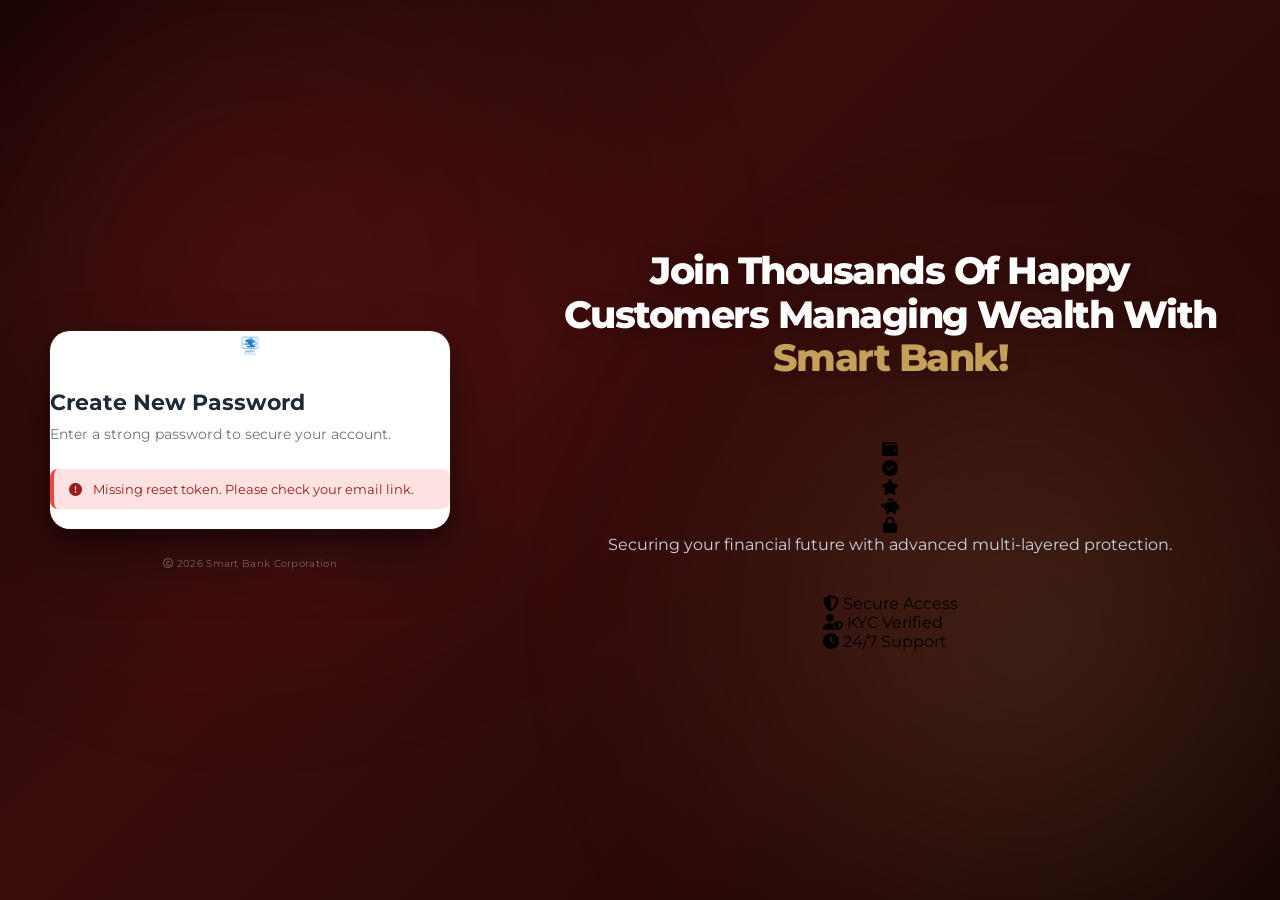
<file: frontend/reset-password.html>
<!DOCTYPE html>
<html lang="en">

<head>
    <meta charset="UTF-8">
    <meta name="viewport" content="width=device-width, initial-scale=1.0">
    <title>Smart Bank - Reset Password</title>
    <!-- Modern Premium Authentication CSS -->
    <link rel="stylesheet" href="modern-auth.css">
    <link rel="stylesheet" href="https://cdnjs.cloudflare.com/ajax/libs/font-awesome/6.4.0/css/all.min.css">
</head>

<body class="split-layout-page">
    <div class="auth-layout">
        <!-- Left Side - Reset Form -->
        <div class="auth-left">
            <div class="auth-card">
                <!-- Logo -->
                <div class="logo-section">
                    <div class="logo-icon">
                        <img src="bank-logo.png" alt="Smart Bank Logo">
                    </div>
                </div>

                <!-- Form Header -->
                <div style="margin-bottom: 24px;">
                    <h2 style="font-size: 22px; font-weight: 700; color: #1f2937; margin-bottom: 8px;">Create New
                        Password</h2>
                    <p style="font-size: 14px; color: #6b7280; line-height: 1.5;">Enter a strong password to secure your
                        account.</p>
                </div>

                <!-- Alert Box -->
                <div id="alertBox" class="alert" style="display: none;"></div>

                <!-- Dynamic User Identity Banner -->
                <div id="userInfoBanner" class="user-info-banner"
                    style="display: none; background: #f0f7ff; border: 1px solid #e0effe; border-radius: 12px; padding: 16px; margin-bottom: 24px; text-align: left; align-items: center; gap: 12px;">
                    <i class="fas fa-user-circle" style="color: var(--primary-blue); font-size: 24px;"></i>
                    <div class="user-info-details">
                        <strong id="displayUsername"
                            style="display: block; font-size: 14px; color: #1e40af;">Loading...</strong>
                        <span id="displayEmail" style="font-size: 12px; color: #3b82f6;">Please wait...</span>
                    </div>
                </div>

                <!-- Create Password Form -->
                <form id="resetPasswordForm" class="auth-form" style="display: none;">
                    <div class="form-group">
                        <label for="password">New Password</label>
                        <div class="input-wrapper">
                            <i class="fas fa-lock input-icon"></i>
                            <input type="password" id="password" name="password" placeholder="Enter new password"
                                required autocomplete="new-password">
                            <i class="fas fa-eye toggle-password" onclick="togglePassword('password')"></i>
                        </div>
                        <div id="requirementLength" class="requirement-box">
                            <i class="fas fa-circle"></i>
                            <span>At least 6 characters</span>
                        </div>
                    </div>

                    <div class="form-group">
                        <label for="confirmPassword">Confirm Password</label>
                        <div class="input-wrapper">
                            <i class="fas fa-check-double input-icon"></i>
                            <input type="password" id="confirmPassword" name="confirmPassword"
                                placeholder="Confirm your password" required autocomplete="new-password">
                            <i class="fas fa-eye toggle-password" onclick="togglePassword('confirmPassword')"></i>
                        </div>
                    </div>

                    <button type="submit" class="btn-primary" id="submitBtn">
                        Reset Password
                    </button>

                    <div class="auth-footer" style="margin-top: 24px;">
                        <a href="user.html" class="link-secondary"><i class="fas fa-arrow-left"></i> Back to Login</a>
                    </div>
                </form>

                <!-- Token Verification Loader -->
                <div id="verificationLoader" style="padding: 40px 0; text-align: center;">
                    <div class="loading-spinner"></div>
                    <p style="color: #6b7280; margin-top: 15px; font-size: 14px;">Verifying reset token...</p>
                </div>
            </div>

            <!-- Copyright -->
            <div class="copyright">
                <i class="far fa-copyright"></i>
                <span>2026 Smart Bank Corporation</span>
            </div>
        </div>

        <!-- Right Side - Branding -->
        <div class="auth-right">
            <div class="branding-content">
                <h1 class="branding-title">
                    Join Thousands Of Happy
                    Customers Managing Wealth With
                    <span class="highlight">Smart Bank!</span>
                </h1>

                <!-- Floating Badges -->
                <div class="floating-badge badge-wallet">
                    <i class="fas fa-wallet"></i>
                </div>
                <div class="floating-badge badge-check">
                    <i class="fas fa-circle-check"></i>
                </div>
                <div class="floating-badge badge-star">
                    <i class="fas fa-star"></i>
                </div>
                <div class="floating-badge badge-piggy">
                    <i class="fas fa-piggy-bank"></i>
                </div>

                <div class="branding-illustration">
                    <div class="illustration-banking">
                        <div class="main-icon-circle">
                            <i class="fas fa-lock"></i>
                        </div>
                        <div class="visual-bars">
                            <div class="v-bar"></div>
                            <div class="v-bar"></div>
                            <div class="v-bar"></div>
                            <div class="v-bar"></div>
                        </div>
                    </div>
                </div>

                <div class="branding-text" style="color: #cbd5e1; margin-bottom: 40px; text-align: center;">
                    <p>Securing your financial future with advanced multi-layered protection.</p>
                </div>

                <!-- Features Pills -->
                <div class="features-list">
                    <div class="feature-badge">
                        <i class="fas fa-shield-alt"></i>
                        <span>Secure Access</span>
                    </div>
                    <div class="feature-badge">
                        <i class="fas fa-user-shield"></i>
                        <span>KYC Verified</span>
                    </div>
                    <div class="feature-badge">
                        <i class="fas fa-clock"></i>
                        <span>24/7 Support</span>
                    </div>
                </div>
            </div>
        </div>
    </div>

    <!-- Toast Notifications -->
    <div class="toast" id="toast"></div>

    <style>
        .alert {
            padding: 12px 15px;
            border-radius: 8px;
            margin-bottom: 20px;
            font-size: 13px;
            animation: slideDown 0.3s ease-out;
        }

        @keyframes slideDown {
            from {
                opacity: 0;
                transform: translateY(-10px);
            }

            to {
                opacity: 1;
                transform: translateY(0);
            }
        }

        .alert-success {
            background: #d1fae5;
            color: #065f46;
            border-left: 4px solid #10b981;
        }

        .alert-error {
            background: #fee2e2;
            color: #991b1b;
            border-left: 4px solid #ef4444;
        }

        .alert i {
            margin-right: 8px;
        }

        .requirement-box {
            background: #f9fafb;
            border-radius: 8px;
            padding: 8px 12px;
            margin-top: 8px;
            font-size: 11px;
            color: #6b7280;
            display: flex;
            align-items: center;
            gap: 6px;
            border: 1px solid #f3f4f6;
        }

        .requirement-box.met {
            background: #ecfdf5;
            color: #059669;
            border-color: #d1fae5;
        }

        .requirement-box.met i {
            color: #10b981;
        }

        .loading-spinner {
            display: inline-block;
            width: 32px;
            height: 32px;
            border: 3px solid rgba(139, 0, 0, 0.1);
            border-radius: 50%;
            border-top-color: var(--primary-blue);
            animation: spin 0.8s linear infinite;
        }

        @keyframes spin {
            to {
                transform: rotate(360deg);
            }
        }
    </style>

    <!-- Scripts -->
    <script src="api-config.js"></script>
    <script>
        const API_URL = window.SMART_BANK_API_BASE || 'http://localhost:5000/api';
        const urlParams = new URLSearchParams(window.location.search);
        const token = urlParams.get('token');

        const form = document.getElementById('resetPasswordForm');
        const submitBtn = document.getElementById('submitBtn');
        const alertBox = document.getElementById('alertBox');
        const loader = document.getElementById('verificationLoader');
        const banner = document.getElementById('userInfoBanner');
        const toastEl = document.getElementById('toast');

        const passwordInput = document.getElementById('password');
        const confirmPasswordInput = document.getElementById('confirmPassword');
        const requirementLength = document.getElementById('requirementLength');

        function togglePassword(id) {
            const el = document.getElementById(id);
            const icon = el.nextElementSibling;
            el.type = el.type === 'password' ? 'text' : 'password';
            icon.classList.toggle('fa-eye');
            icon.classList.toggle('fa-eye-slash');
        }

        function showAlert(message, type) {
            alertBox.className = `alert alert-${type}`;
            alertBox.innerHTML = `<i class="fas fa-${type === 'success' ? 'check-circle' : 'exclamation-circle'}"></i> ${message}`;
            alertBox.style.display = 'block';
        }

        function showToast(message, type) {
            toastEl.textContent = message;
            toastEl.className = `toast toast-${type} show`;
            setTimeout(() => { toastEl.className = 'toast'; }, 3000);
        }

        // Real-time validation
        passwordInput.addEventListener('input', () => {
            const val = passwordInput.value;
            if (val.length >= 6) {
                requirementLength.classList.add('met');
                requirementLength.querySelector('i').className = 'fas fa-check-circle';
            } else {
                requirementLength.classList.remove('met');
                requirementLength.querySelector('i').className = 'fas fa-circle';
            }
        });

        // Verify Identity
        async function verifyIdentity() {
            if (!token) {
                loader.style.display = 'none';
                showAlert('Missing reset token. Please check your email link.', 'error');
                return;
            }

            try {
                const response = await fetch(`${API_URL}/auth/verify-reset-token`, {
                    method: 'POST',
                    headers: { 'Content-Type': 'application/json' },
                    body: JSON.stringify({ token })
                });

                const data = await response.json();

                if (response.ok) {
                    document.getElementById('displayUsername').textContent = data.username;
                    document.getElementById('displayEmail').textContent = data.email;
                    loader.style.display = 'none';
                    banner.style.display = 'flex';
                    form.style.display = 'block';
                } else {
                    loader.style.display = 'none';
                    showAlert(data.error || 'Token expired or invalid.', 'error');
                }
            } catch (error) {
                loader.style.display = 'none';
                showAlert('Connection error. Please try again.', 'error');
            }
        }

        form.addEventListener('submit', async (e) => {
            e.preventDefault();
            alertBox.style.display = 'none';

            const password = passwordInput.value;
            const confirmPassword = confirmPasswordInput.value;

            if (password.length < 6) {
                showAlert('Password must be at least 6 characters.', 'error');
                return;
            }

            if (password !== confirmPassword) {
                showAlert('Passwords do not match.', 'error');
                return;
            }

            submitBtn.disabled = true;
            submitBtn.innerHTML = '<span class="loading-spinner" style="width:16px; height:16px; border-width:2px;"></span> Processing...';

            try {
                const response = await fetch(`${API_URL}/auth/reset-password`, {
                    method: 'POST',
                    headers: { 'Content-Type': 'application/json' },
                    body: JSON.stringify({ token, new_password: password })
                });

                const data = await response.json();

                if (response.ok) {
                    showAlert('Password updated! Redirecting to login...', 'success');
                    showToast('Success!', 'success');
                    setTimeout(() => window.location.href = 'user.html', 2000);
                } else {
                    showAlert(data.error || 'Something went wrong.', 'error');
                }
            } catch (error) {
                showAlert('Failed to connect to server.', 'error');
            } finally {
                submitBtn.disabled = false;
                submitBtn.textContent = 'Reset Password';
            }
        });

        window.onload = verifyIdentity;
    </script>
</body>

</html>
</file>
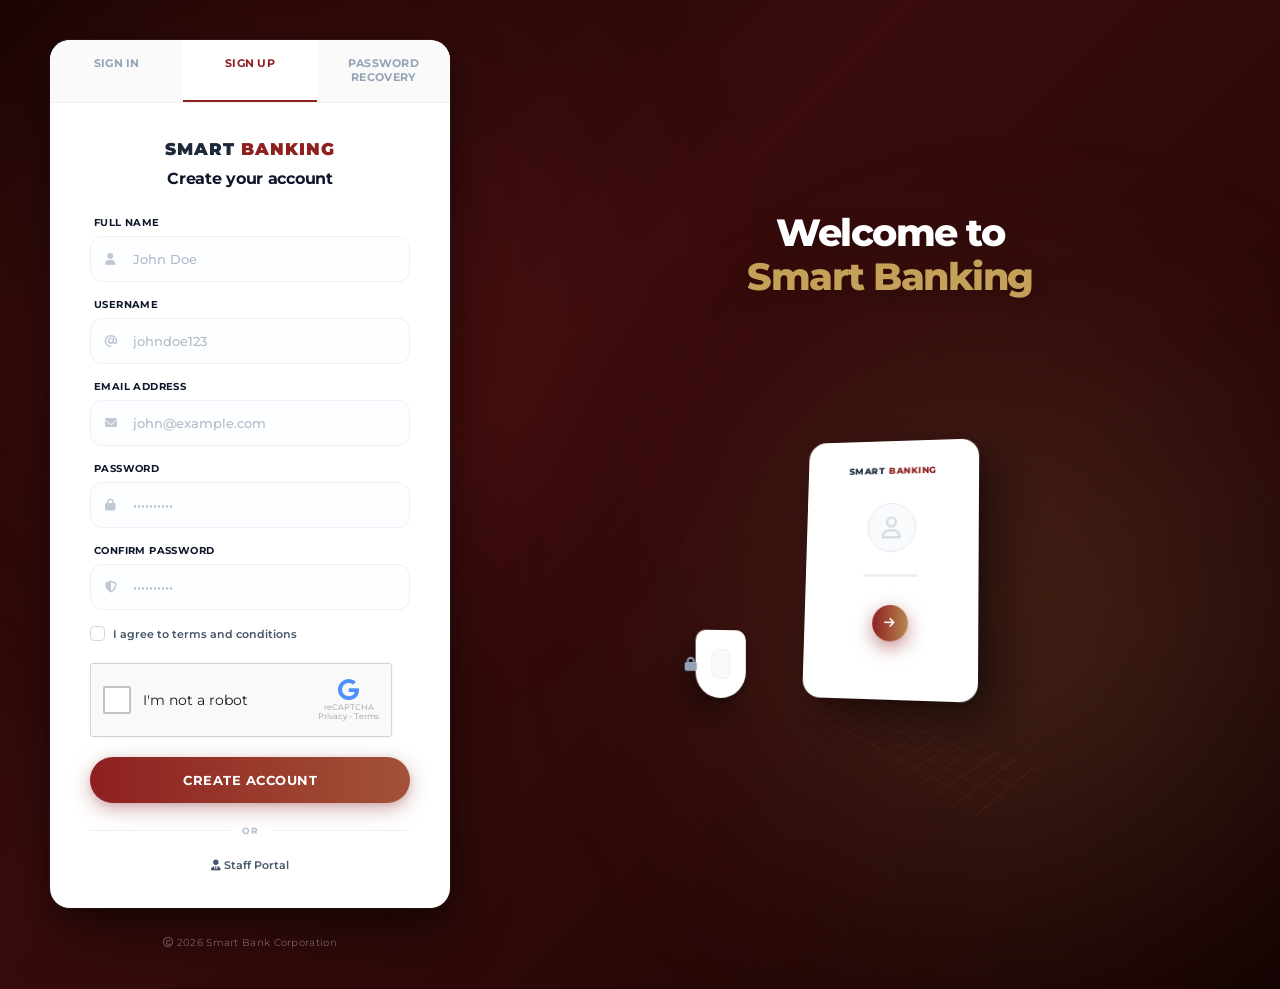
<file: frontend/signup.html>
<!DOCTYPE html>
<html lang="en">

<head>
    <meta charset="UTF-8">
    <meta name="viewport" content="width=device-width, initial-scale=1.0">
    <title>Smart Bank - Sign Up</title>
    <!-- Modern Premium Authentication CSS -->
    <link rel="stylesheet" href="modern-auth.css">
    <link rel="stylesheet" href="https://cdnjs.cloudflare.com/ajax/libs/font-awesome/6.4.0/css/all.min.css">
</head>

<body>
    <div class="auth-layout">
        <!-- Left Side - Signup Form -->
        <div class="auth-left">
            <div class="auth-card">

                <!-- Tabbed Header -->
                <div class="auth-tabs">
                    <a href="user.html" class="auth-tab">Sign In</a>
                    <a href="signup.html" class="auth-tab active">Sign Up</a>
                    <a href="forgot-password.html" class="auth-tab">Password recovery</a>
                </div>

                <div class="form-container">
                    <!-- Logo & Greeting -->
                    <div class="logo-section">
                        <div class="logo-icon">
                            <span style="color: var(--text-primary);">SMART</span> <span
                                style="color: #8E2020;">BANKING</span>
                        </div>
                        <h2 class="page-title">Create your account</h2>
                    </div>

                    <form id="signupForm" class="form-section active-form">
                        <div class="form-group">
                            <label for="signupName">Full Name</label>
                            <div class="input-wrapper">
                                <i class="fas fa-user input-icon"></i>
                                <input type="text" id="signupName" name="signupName" placeholder="John Doe" required>
                            </div>
                        </div>

                        <div class="form-group">
                            <label for="signupUsername">Username</label>
                            <div class="input-wrapper">
                                <i class="fas fa-at input-icon"></i>
                                <input type="text" id="signupUsername" name="signupUsername" placeholder="johndoe123"
                                    required>
                            </div>
                        </div>

                        <div class="form-group">
                            <label for="signupEmail">Email Address</label>
                            <div class="input-wrapper">
                                <i class="fas fa-envelope input-icon"></i>
                                <input type="email" id="signupEmail" name="signupEmail" placeholder="john@example.com"
                                    required>
                            </div>
                        </div>

                        <div class="form-group">
                            <label for="signupPassword">Password</label>
                            <div class="input-wrapper">
                                <i class="fas fa-lock input-icon"></i>
                                <input type="password" id="signupPassword" name="signupPassword"
                                    placeholder="••••••••••" required>
                            </div>
                        </div>

                        <div class="form-group">
                            <label for="signupConfirmPassword">Confirm Password</label>
                            <div class="input-wrapper">
                                <i class="fas fa-shield-alt input-icon"></i>
                                <input type="password" id="signupConfirmPassword" name="signupConfirmPassword"
                                    placeholder="••••••••••" required>
                            </div>
                        </div>

                        <div class="form-options">
                            <label class="checkbox-container">
                                <input type="checkbox" id="agreeTerms" required>
                                <span class="checkbox-label">I agree to terms and conditions</span>
                            </label>
                        </div>

                        <!-- Interactive reCAPTCHA Mock -->
                        <div class="recaptcha-mock"></div>

                        <button type="submit" class="btn-primary">
                            Create Account
                        </button>
                    </form>

                    <div class="divider">
                        <span>OR</span>
                    </div>

                    <div class="additional-links">
                        <a href="staff.html" class="link-secondary"><i class="fas fa-user-tie"></i> Staff Portal</a>
                    </div>
                </div>
            </div>

            <!-- Copyright -->
            <div class="copyright">
                <i class="far fa-copyright"></i>
                <span>2026 Smart Bank Corporation</span>
            </div>

        </div>

        <!-- Right Side - Branding/Illustration -->
        <div class="auth-right">
            <div class="branding-content">
                <h1 class="branding-title">
                    Welcome to<br>
                    <span>Smart Banking</span>
                </h1>

                <!-- CSS Isometric Illustration -->
                <div class="iso-illustration">
                    <!-- The Grid Floor -->
                    <div class="iso-grid"></div>

                    <!-- The Stand/Dashboard -->
                    <div class="iso-stand">
                        <div class="iso-logo">
                            <span style="color:var(--text-primary)">SMART</span> <span
                                style="color:#8E2020;">BANKING</span>
                        </div>
                        <div class="iso-profile"><i class="far fa-user"></i></div>
                        <div class="iso-login-dots"></div>
                        <div class="iso-btn"><i class="fas fa-arrow-right"></i></div>
                    </div>

                    <!-- Left Shield -->
                    <div class="iso-shield">
                        <i class="fas fa-lock"></i>
                    </div>
                </div>
            </div>
        </div>

        <!-- OTP Verification Modal -->
        <div id="otpModal" class="modal">
            <div class="modal-content auth-card otp-glass">
                <div class="modal-header">
                    <div class="otp-icon-lpc">
                        <i class="fas fa-shield-halved"></i>
                    </div>
                    <h2 class="auth-title">Verify Account</h2>
                    <p class="auth-subtitle">A verification code has been sent to your email. Please check your inbox.
                    </p>
                </div>

                <form id="otpForm" class="otp-form-premium">
                    <input type="hidden" id="otpUsername">
                    <div class="otp-input-container">
                        <input type="text" id="otpInput" class="otp-field-main" placeholder="------" maxlength="6"
                            autocomplete="off" required autofocus>
                        <div class="otp-input-underline"></div>
                    </div>

                    <button type="submit" class="btn-primary btn-glossy" id="verifyBtn">
                        <span>CONFIRM & ACTIVATE</span>
                        <i class="fas fa-arrow-right"></i>
                    </button>

                    <div class="otp-footer">
                        <span>Didn't receive the code?</span>
                        <a href="#" id="resendOtp" class="resend-link">Resend Code</a>
                    </div>
                </form>
            </div>
        </div>

        <!-- Toast Notifications -->
        <div class="toast" id="toast"></div>

        <!-- Scripts -->
        <script src="device-detector.js"></script>
        <script src="auth-helper.js"></script>
        <script src="api-config.js"></script>
        <script src="signup.js"></script>
    </div>
</body>

</html>
</file>
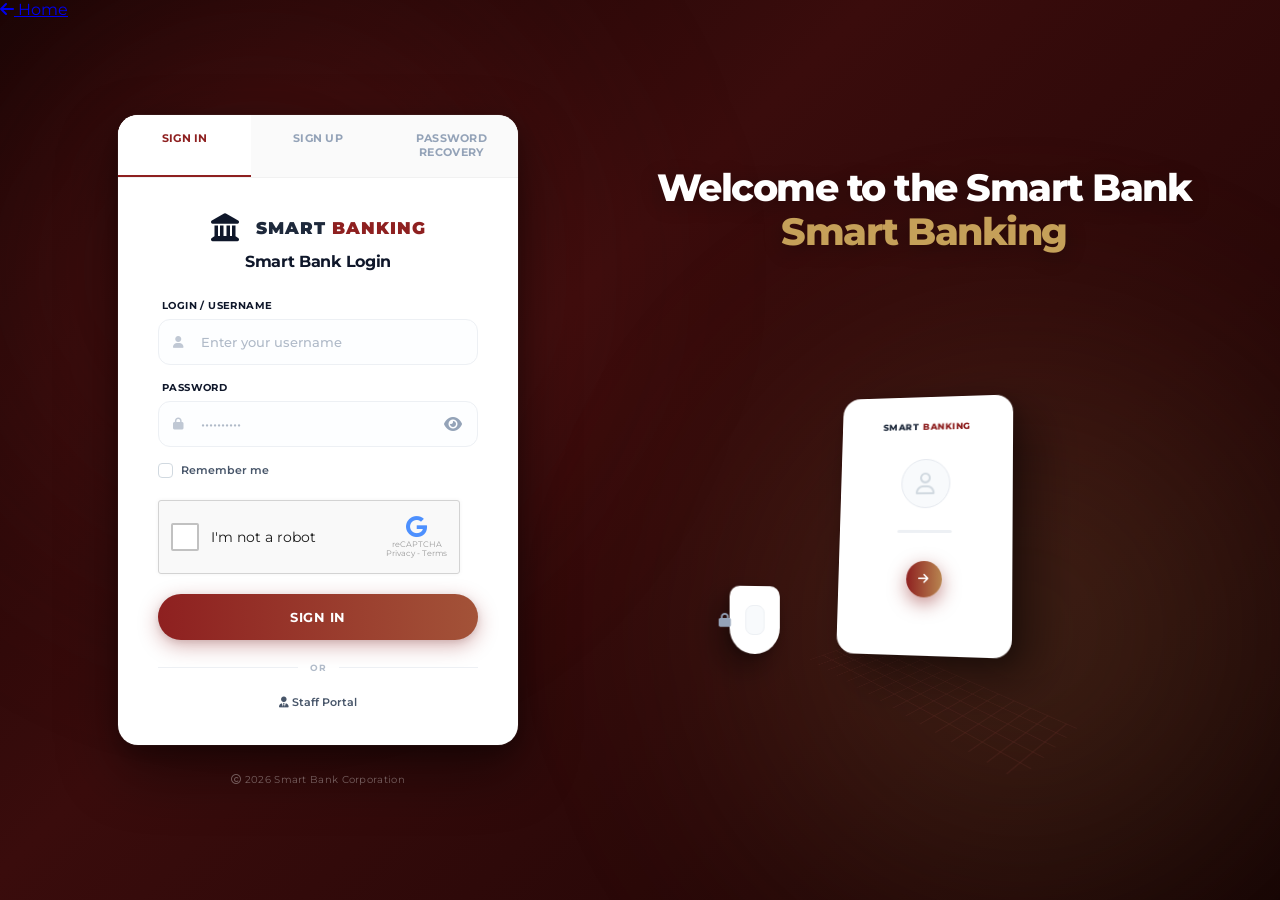
<file: frontend/user.html>
<!DOCTYPE html>
<html lang="en">

<head>
    <meta charset="UTF-8">
    <meta name="viewport" content="width=device-width, initial-scale=1.0">
    <title>Smart Bank - User Login</title>
    <!-- Modern Premium Authentication CSS -->
    <link rel="stylesheet" href="modern-auth.css">
    <link rel="stylesheet" href="https://cdnjs.cloudflare.com/ajax/libs/font-awesome/6.4.0/css/all.min.css">
</head>

<body>
    <div class="auth-layout">
        <a href="index.html" class="home-btn"><i class="fas fa-arrow-left"></i> Home</a>
        <!-- Left Side - Login Form -->
        <div class="auth-left">
            <div class="auth-card">

                <!-- Tabbed Header -->
                <div class="auth-tabs">
                    <a href="user.html" class="auth-tab active">Sign In</a>
                    <a href="signup.html" class="auth-tab">Sign Up</a>
                    <a href="forgot-password.html" class="auth-tab">Password recovery</a>
                </div>

                <div class="form-container">
                    <!-- Logo & Greeting -->
                    <div class="logo-section">
                        <div class="logo-icon">
                            <i class="fas fa-landmark" style="margin-right: 10px; font-size: 28px; vertical-align: middle;"></i>
                            <span style="color: var(--text-primary);">SMART</span> <span
                                style="color: #8E2020;">BANKING</span>
                        </div>
                        <h2 class="page-title">Smart Bank Login</h2>
                    </div>

                    <!-- Login Form -->
                    <form id="loginForm" class="form-section active-form">
                        <div class="form-group">
                            <label for="email">Login / Username</label>
                            <div class="input-wrapper">
                                <i class="fas fa-user input-icon"></i>
                                <input type="text" id="email" name="email" placeholder="Enter your username" required>
                            </div>
                        </div>

                        <div class="form-group">
                            <label for="password">Password</label>
                            <div class="input-wrapper">
                                <i class="fas fa-lock input-icon"></i>
                                <input type="password" id="password" name="password" placeholder="••••••••••" required>
                                <i class="fas fa-eye toggle-password" onclick="togglePassword('password')"
                                    style="position: absolute; right: 16px; color: #94a3b8; cursor: pointer;"></i>
                            </div>
                        </div>

                        <div class="form-options">
                            <label class="checkbox-container">
                                <input type="checkbox" id="rememberMe">
                                <span class="checkbox-label">Remember me</span>
                            </label>
                        </div>

                        <!-- Interactive reCAPTCHA Mock -->
                        <div class="recaptcha-mock"></div>

                        <button type="submit" class="btn-primary">
                            Sign In
                        </button>
                    </form>

                    <div class="divider">
                        <span>OR</span>
                    </div>

                    <div class="additional-links">
                        <a href="staff.html" class="link-secondary"><i class="fas fa-user-tie"></i> Staff Portal</a>
                    </div>
                </div>
            </div>

            <!-- Copyright -->
            <div class="copyright">
                <i class="far fa-copyright"></i>
                <span>2026 Smart Bank Corporation</span>
            </div>

        </div>

        <!-- Right Side - Branding/Illustration -->
        <div class="auth-right">
            <div class="branding-content">
                <h1 class="branding-title">
                    Welcome to the Smart Bank<br>
                    <span>Smart Banking</span>
                </h1>

                <!-- CSS Isometric Illustration -->
                <div class="iso-illustration">
                    <!-- The Grid Floor -->
                    <div class="iso-grid"></div>

                    <!-- The Stand/Dashboard -->
                    <div class="iso-stand">
                        <div class="iso-logo">
                            <span style="color:var(--text-primary)">SMART</span> <span
                                style="color:#8E2020;">BANKING</span>
                        </div>
                        <div class="iso-profile"><i class="far fa-user"></i></div>
                        <div class="iso-login-dots"></div>
                        <div class="iso-btn"><i class="fas fa-arrow-right"></i></div>
                    </div>

                    <!-- Left Shield -->
                    <div class="iso-shield">
                        <i class="fas fa-lock"></i>
                    </div>
                </div>
            </div>
        </div>

        <!-- Toast Notifications -->
        <div class="toast" id="toast"></div>

        <!-- Scripts -->
        <script src="device-detector.js"></script>
        <script src="auth-helper.js"></script>
        <script src="api-config.js"></script>
        <script src="user-auth.js"></script>
        <script>
            function togglePassword(id) {
                const input = document.getElementById(id);
                const icon = input.parentElement.querySelector('.toggle-password');
                if (input.type === 'password') {
                    input.type = 'text';
                    icon.classList.remove('fa-eye');
                    icon.classList.add('fa-eye-slash');
                } else {
                    input.type = 'password';
                    icon.classList.remove('fa-eye-slash');
                    icon.classList.add('fa-eye');
                }
            }
        </script>
    </div>
    <script src="api-config.js"></script>
</body>

</html>
</file>
<file: frontend/landing.css>
/* Variables for the Full Maroon Elite Theme */
:root {
    --bg-color: #120000;
    --bg-gradient: radial-gradient(circle at top right, #1a0000 0%, #0d0000 100%);
    --text-white: #ffffff;
    --text-light: #cbd5e1;
    --maroon: #800000;
    --maroon-bright: #a00000;
    --maroon-dark: #3a0000;
    --maroon-glass: rgba(128, 0, 0, 0.4);
    --maroon-glass-hover: rgba(128, 0, 0, 0.6);
    --glass-border: rgba(255, 255, 255, 0.08);
    --gold: #f4d03f;
    --gold-bright: #ffe44d;
    --gold-glow: rgba(244, 208, 63, 0.25);
    --black: #000000;
    --font-title: 'Outfit', sans-serif;
    --font-accent: 'Outfit', sans-serif;
    --font-body: 'Inter', sans-serif;
}

* {
    margin: 0;
    padding: 0;
    box-sizing: border-box;
}

body {
    background: var(--bg-gradient);
    min-height: 100vh;
    display: flex;
    flex-direction: column;
    overflow-x: hidden;
    position: relative;
    color: var(--text-white);
    font-family: var(--font-body);
    scroll-behavior: smooth;
}

/* Background Texture Overlay */
body::before {
    content: '';
    position: fixed;
    top: 0;
    left: 0;
    width: 100%;
    height: 100%;
    background-image: url("data:image/svg+xml,%3Csvg viewBox='0 0 200 200' xmlns='http://www.w3.org/2000/svg'%3E%3Cfilter id='noiseFilter'%3E%3CfeTurbulence type='fractalNoise' baseFrequency='0.65' numOctaves='3' stitchTiles='stitch'/%3E%3C/filter%3E%3Crect width='100%25' height='100%25' filter='url(%23noiseFilter)'/%3E%3C/svg%3E");
    opacity: 0.02;
    pointer-events: none;
    z-index: 1;
}

/* =========================================================================
   NAVIGATION
========================================================================= */
.navbar {
    display: flex;
    justify-content: space-between;
    align-items: center;
    padding: 25px 80px;
    position: relative;
    z-index: 10;
    background: rgba(18, 0, 0, 0.6);
    backdrop-filter: blur(15px);
    -webkit-backdrop-filter: blur(15px);
    border-bottom: 1px solid var(--glass-border);
}

.logo {
    display: flex;
    align-items: center;
    text-decoration: none;
}

.logo-text {
    font-size: 26px;
    font-weight: 800;
    color: var(--text-white);
    letter-spacing: 3px;
    font-family: var(--font-accent);
    text-transform: uppercase;
    background: linear-gradient(135deg, #ffffff 0%, #cbd5e1 100%);
    -webkit-background-clip: text;
    background-clip: text;
    -webkit-text-fill-color: transparent;
}

.nav-links {
    display: flex;
    gap: 45px;
}

.nav-links a {
    text-decoration: none;
    color: var(--text-light);
    font-weight: 500;
    font-size: 15px;
    transition: all 0.4s cubic-bezier(0.23, 1, 0.32, 1);
    position: relative;
    letter-spacing: 0.5px;
}

.nav-links a::after {
    content: '';
    position: absolute;
    bottom: -8px;
    left: 50%;
    width: 0;
    height: 2px;
    background: var(--gold);
    transition: all 0.4s cubic-bezier(0.23, 1, 0.32, 1);
    transform: translateX(-50%);
}

.nav-links a:hover::after,
.nav-links a.active::after {
    width: 100%;
}

.nav-links a.active,
.nav-links a:hover {
    color: var(--gold);
}

.search-box {
    background: rgba(255, 255, 255, 0.03);
    border-radius: 30px;
    padding: 10px 25px;
    display: flex;
    align-items: center;
    border: 1px solid var(--glass-border);
    transition: all 0.3s;
    width: 220px;
}

.search-box:focus-within {
    background: rgba(255, 255, 255, 0.07);
    border-color: rgba(244, 208, 63, 0.4);
    box-shadow: 0 0 20px rgba(0, 0, 0, 0.4);
}

.search-text {
    color: var(--text-light);
    font-size: 14px;
    font-weight: 500;
    margin-right: 15px;
    opacity: 0.7;
}

.search-input {
    background: transparent;
    border: none;
    color: white;
    font-size: 14px;
    width: 100%;
    outline: none;
}

/* =========================================================================
   HERO SECTION
========================================================================= */
.hero {
    display: flex;
    flex: 1;
    padding: 100px 80px;
    align-items: center;
    position: relative;
    z-index: 5;
}

.hero-content {
    flex: 1.1;
    position: relative;
    z-index: 2;
}

.hero-title {
    font-family: var(--font-title);
    font-size: 110px;
    font-weight: 900;
    color: var(--text-white);
    line-height: 0.85;
    margin-bottom: 30px;
    letter-spacing: -5px;
    text-transform: uppercase;
}

.hero-title span {
    background: linear-gradient(135deg, var(--gold) 0%, #b8860b 100%);
    -webkit-background-clip: text;
    background-clip: text;
    -webkit-text-fill-color: transparent;
    display: block;
}

.hero-desc {
    font-size: 19px;
    color: var(--text-light);
    line-height: 1.7;
    margin-bottom: 50px;
    max-width: 550px;
    font-weight: 400;
}

.hero-buttons {
    display: flex;
    gap: 25px;
}

.btn {
    padding: 18px 45px;
    border-radius: 12px;
    font-size: 16px;
    font-weight: 700;
    text-transform: uppercase;
    text-decoration: none;
    transition: all 0.4s cubic-bezier(0.23, 1, 0.32, 1);
    letter-spacing: 1.5px;
    display: flex;
    align-items: center;
    justify-content: center;
}

.btn-primary {
    background: linear-gradient(135deg, var(--gold) 0%, #d4af37 100%);
    color: var(--black);
    box-shadow: 0 10px 40px rgba(244, 208, 63, 0.2);
}

.btn-primary:hover {
    transform: translateY(-5px);
    box-shadow: 0 20px 50px rgba(244, 208, 63, 0.35);
    background: linear-gradient(135deg, #fff 0%, var(--gold) 100%);
}

.btn-secondary {
    background: var(--maroon-glass);
    color: var(--text-white);
    border: 1px solid var(--glass-border);
    backdrop-filter: blur(5px);
}

.btn-secondary:hover {
    background: var(--maroon-glass-hover);
    transform: translateY(-5px);
    border-color: rgba(255, 255, 255, 0.2);
    box-shadow: 0 20px 40px rgba(0, 0, 0, 0.4);
}

/* =========================================================================
   ILLUSTRATION (Smartphones & Coins)
========================================================================= */
.hero-illustration {
    flex: 0.9;
    position: relative;
    height: 600px;
    display: flex;
    justify-content: center;
    align-items: center;
}

.circle-bg {
    position: absolute;
    width: 550px;
    height: 550px;
    background: radial-gradient(circle, rgba(160, 0, 0, 0.2) 0%, transparent 75%);
    border-radius: 50%;
    z-index: 1;
    animation: pulse 6s infinite ease-in-out alternate;
}

@keyframes pulse {
    from {
        transform: scale(0.85);
        opacity: 0.4;
    }

    to {
        transform: scale(1.15);
        opacity: 0.8;
    }
}

.phone {
    position: absolute;
    width: 220px;
    height: 440px;
    background: #080808;
    border: 8px solid #1a1a1a;
    border-radius: 40px;
    z-index: 3;
    box-shadow: 0 40px 80px rgba(0, 0, 0, 0.7);
    transition: all 0.6s cubic-bezier(0.23, 1, 0.32, 1);
    overflow: hidden;
    display: flex;
    flex-direction: column;
}

.phone-left {
    transform: rotate(-12deg) translateX(-70px) translateY(-30px);
    border-color: #222;
    z-index: 2;
}

.phone-right {
    transform: rotate(8deg) translateX(70px) translateY(40px);
    border-color: #1a1a1a;
    z-index: 4;
}

.phone:hover {
    transform: translateY(-20px) scale(1.05) rotate(0);
    z-index: 10;
}

.notch {
    width: 80px;
    height: 25px;
    background: #1a1a1a;
    margin: 10px auto;
    border-radius: 15px;
}

.screen {
    flex: 1;
    display: flex;
    align-items: center;
    justify-content: center;
    background: linear-gradient(180deg, #120000 0%, #000000 100%);
    position: relative;
}

/* Simulated UI inside phones */
.screen::before {
    content: '';
    position: absolute;
    top: 20px;
    left: 20px;
    right: 20px;
    height: 2px;
    background: rgba(255, 255, 255, 0.05);
}

.circle-icon {
    width: 90px;
    height: 90px;
    border-radius: 50%;
    background: transparent;
    border: 1px solid var(--glass-border);
    color: var(--gold);
    font-size: 36px;
    display: flex;
    align-items: center;
    justify-content: center;
    transition: all 0.4s;
}

.phone:hover .circle-icon {
    transform: scale(1.1);
    color: #fff;
    border-color: var(--gold);
}

.floating-coin {
    position: absolute;
    width: 65px;
    height: 65px;
    background: linear-gradient(135deg, var(--gold) 0%, #b8860b 100%);
    border-radius: 50%;
    display: flex;
    align-items: center;
    justify-content: center;
    color: var(--black);
    font-size: 26px;
    z-index: 5;
    box-shadow: 0 15px 30px rgba(0, 0, 0, 0.4);
    animation: float 4s infinite ease-in-out;
}

@keyframes float {

    0%,
    100% {
        transform: translateY(0) rotate(0);
    }

    50% {
        transform: translateY(-30px) rotate(15deg);
    }
}

.coin-top-right {
    top: 5%;
    right: 5%;
    animation-delay: 1s;
}

.coin-mid-left {
    bottom: 15%;
    left: -5%;
    animation-delay: 0s;
}

/* =========================================================================
   DECOR ELEMENTS
========================================================================= */
.decor-dots {
    position: absolute;
    width: 200px;
    height: 200px;
    background-image: radial-gradient(rgba(244, 208, 63, 0.4) 1px, transparent 1px);
    background-size: 25px 25px;
    opacity: 0.1;
    z-index: 1;
}

.dots-1 {
    top: 5%;
    left: 5%;
}

.dots-2 {
    bottom: 5%;
    right: 5%;
}

/* =========================================================================
   ABOUT SECTION: REFINED PRIVATE BANKING GRID
========================================================================= */
.about-section {
    padding: 120px 80px;
    background: var(--bg-color);
    position: relative;
    z-index: 5;
    border-top: 1px solid var(--glass-border);
}

.about-container {
    max-width: 1200px;
    margin: 0 auto;
}

.about-header {
    text-align: center;
    margin-bottom: 80px;
}

.section-title {
    font-family: var(--font-title);
    font-size: 48px;
    font-weight: 800;
    margin-bottom: 20px;
    text-transform: uppercase;
    letter-spacing: -1px;
}

.section-title span {
    display: inline;
    color: var(--gold);
    font-size: inherit;
}

.section-subtitle {
    color: var(--text-light);
    font-size: 18px;
    max-width: 600px;
    margin: 0 auto;
    opacity: 0.6;
    letter-spacing: 1px;
}

.features-grid {
    display: grid;
    grid-template-columns: repeat(3, 1fr);
    gap: 30px;
}

.feature-card {
    background: rgba(255, 255, 255, 0.02);
    padding: 60px 40px;
    border: 1px solid var(--glass-border);
    text-align: center;
    transition: all 0.5s cubic-bezier(0.23, 1, 0.32, 1);
}

.feature-card:hover {
    background: rgba(128, 0, 0, 0.1);
    border-color: var(--gold);
    transform: translateY(-10px);
}

.card-number {
    display: block;
    font-family: var(--font-accent);
    font-size: 14px;
    color: var(--gold);
    margin-bottom: 30px;
    letter-spacing: 3px;
    opacity: 0.8;
}

.feature-card h3 {
    font-family: var(--font-title);
    font-size: 26px;
    margin-bottom: 15px;
    font-weight: 800;
    text-transform: uppercase;
    letter-spacing: 1px;
}

.feature-card p {
    color: var(--text-light);
    line-height: 1.7;
    font-size: 16px;
    opacity: 0.7;
}

.bottom-bar {
    width: 100%;
    height: 3px;
    background: linear-gradient(90deg,
            transparent 0%,
            var(--maroon) 20%,
            var(--gold) 50%,
            var(--maroon) 80%,
            transparent 100%);
    position: absolute;
    bottom: 0;
    opacity: 0.5;
}

/* Base Triangles removal/replacement for cleaner look */
.decor-triangles {
    display: none;
}

.bg-shape-square,
.bg-shape-rect {
    display: none;
}

/* Responsive Polish */
@media (max-width: 1200px) {
    .hero-title {
        font-size: 72px;
    }

    .navbar {
        padding: 25px 40px;
    }

    .hero {
        padding: 60px 40px;
    }
}
</file>
<file: frontend/modern-dashboard.css>
/* ============================================================
   Smart Bank - Modern Dashboard Styles (WinBank Design)
   ============================================================ */

@import url('https://fonts.googleapis.com/css2?family=Inter:wght@400;500;600;700&display=swap');

:root {
    --primary-maroon: #800000;
    --primary-maroon-rgb: 128, 0, 0;
    --maroon-light: rgba(128, 0, 0, 0.08);
    --maroon-soft: #fdecec;
    --maroon-hover: rgba(128, 0, 0, 0.04);
    --maroon-dark: #5c0000;
    --primary-accent: #a52a2a;
    --primary-cyan: #800000;
    --primary-teal: #a52a2a;
    --bg-gradient-start: #fdf2f2;
    --bg-gradient-end: #fdecec;
    --sidebar-bg: #ffffff;
    --main-bg: transparent;
    --card-bg: rgba(255, 255, 255, 0.98);
    --text-primary: #0f172a;
    --text-secondary: #475569;
    --text-muted: #94a3b8;
    --border-color: rgba(128, 0, 0, 0.1);
    --shadow-sm: 0 4px 6px -1px rgba(128, 0, 0, 0.05), 0 2px 4px -1px rgba(128, 0, 0, 0.03);
    --shadow-md: 0 10px 15px -3px rgba(128, 0, 0, 0.08), 0 4px 6px -2px rgba(128, 0, 0, 0.04);
    --shadow-lg: 0 20px 25px -5px rgba(128, 0, 0, 0.08), 0 10px 10px -5px rgba(128, 0, 0, 0.03);
    --success: #10b981;
    --danger: #ef4444;
    --warning: #f59e0b;
    --info: #800000;
    --primary-blue: #800000;
    --bg-light: #fdf2f2;
    --input-bg: #fdf2f2;
    --input-focus-bg: #ffffff;
}

body.dark-theme,
.dark-theme {
    --sidebar-bg: rgba(15, 23, 42, 0.95);
    --main-bg: transparent;
    --card-bg: rgba(30, 41, 59, 0.95);
    --text-primary: #f8fafc;
    --text-secondary: #cbd5e1;
    --text-muted: #64748b;
    --border-color: rgba(51, 65, 85, 0.8);
    --bg-gradient-start: #0f172a;
    --bg-gradient-end: #020617;
    --bg-light: #1e293b;
    --input-bg: #1e293b;
    --input-focus-bg: #0f172a;
}

* {
    margin: 0;
    padding: 0;
    box-sizing: border-box;
}

body {
    font-family: -apple-system, BlinkMacSystemFont, 'Segoe UI', Roboto, 'Helvetica Neue', Arial, sans-serif;
    background: linear-gradient(135deg, var(--bg-gradient-start) 0%, var(--bg-gradient-end) 100%);
    min-height: 100vh;
    overflow-x: hidden;
    color: var(--text-primary);
}

/* ===== LAYOUT ===== */
.dashboard-container {
    display: flex;
    min-height: 100vh;
}

/* ===== SIDEBAR ===== */
.sidebar {
    width: 280px;
    background: var(--sidebar-bg);
    backdrop-filter: blur(4px);
    -webkit-backdrop-filter: blur(4px);
    border-right: 1px solid var(--border-color);
    box-shadow: var(--shadow-sm);
    display: flex;
    flex-direction: column;
    position: fixed;
    left: 0;
    top: 0;
    height: 100vh;
    z-index: 1000;
    transition: transform 0.3s ease;
}

.sidebar-header {
    padding: 32px 24px 24px;
    border-bottom: 1px solid var(--border-color);
}

.logo {
    display: flex;
    align-items: center;
    gap: 12px;
    margin-bottom: 8px;
}

.logo-text {
    font-size: 24px;
    font-weight: 700;
    color: var(--text-primary);
}

.logo-highlight {
    color: var(--primary-maroon);
}

.menu-label {
    font-size: 12px;
    font-weight: 600;
    color: var(--text-muted);
    text-transform: uppercase;
    letter-spacing: 0.5px;
    margin-top: 24px;
    margin-bottom: 12px;
    padding: 0 24px;
}

.nav-menu {
    flex: 1;
    overflow-y: auto;
    padding: 16px 0;
}

.nav-item {
    display: flex;
    align-items: center;
    gap: 12px;
    padding: 12px 24px;
    color: var(--text-secondary);
    text-decoration: none;
    transition: all 0.2s;
    cursor: pointer;
    border-left: 3px solid transparent;
    margin: 4px 0;
}

.nav-item:hover {
    background: var(--maroon-hover);
    color: var(--primary-maroon);
}

.nav-item.active {
    background: var(--maroon-light);
    color: var(--primary-maroon);
    border-left: 4px solid var(--primary-maroon);
    font-weight: 700;
}

/* ===== QUICK ACTIONS ===== */
.quick-action-btn {
    background: var(--card-bg);
    border: 1px solid var(--border-color);
    border-radius: 14px;
    padding: 14px 20px;
    display: flex;
    align-items: center;
    gap: 14px;
    cursor: pointer;
    transition: all 0.3s cubic-bezier(0.4, 0, 0.2, 1);
    color: var(--text-primary);
    box-shadow: var(--shadow-sm);
    position: relative;
    overflow: hidden;
    text-align: left;
}

.quick-action-btn:hover {
    transform: translateY(-3px);
    box-shadow: 0 10px 15px -3px rgba(128, 0, 0, 0.15);
    border-color: var(--maroon-light);
}

.quick-action-btn i {
    width: 40px;
    height: 40px;
    background: var(--maroon-light);
    color: var(--primary-maroon);
    display: flex;
    align-items: center;
    justify-content: center;
    border-radius: 10px;
    font-size: 18px;
    transition: all 0.3s ease;
    backdrop-filter: blur(4px);
    flex-shrink: 0;
}

.quick-action-btn:hover i {
    background: var(--primary-maroon);
    color: white;
    transform: rotate(5deg) scale(1.1);
}

.quick-action-btn span {
    font-weight: 600;
    font-size: 14px;
    letter-spacing: 0.2px;
}

.nav-item i {
    font-size: 18px;
    width: 36px;
    height: 36px;
    display: flex;
    align-items: center;
    justify-content: center;
    border-radius: 10px;
    background: transparent;
    transition: all 0.3s ease;
}

.nav-item:hover i,
.nav-item.active i {
    background: var(--primary-maroon);
    color: white;
    box-shadow: 0 4px 8px rgba(128, 0, 0, 0.1);
}

.nav-item span {
    font-size: 14px;
}

.nav-item .badge {
    margin-left: auto;
    background: var(--danger);
    color: white;
    padding: 2px 8px;
    border-radius: 12px;
    font-size: 11px;
    font-weight: 600;
}

.sidebar-footer {
    padding: 16px 24px;
    border-top: 1px solid var(--border-color);
}

.user-profile {
    display: flex;
    align-items: center;
    gap: 12px;
    padding: 12px;
    background: var(--main-bg);
    border-radius: 12px;
    cursor: pointer;
    transition: all 0.2s;
}

.user-profile:hover {
    background: rgba(23, 162, 184, 0.1);
}

.user-avatar {
    width: 48px;
    height: 48px;
    border-radius: 50%;
    object-fit: cover;
    border: 2px solid var(--primary-cyan);
}

.user-info {
    flex: 1;
}

.user-name {
    font-size: 14px;
    font-weight: 600;
    color: var(--text-primary);
    margin-bottom: 2px;
}

.user-role {
    font-size: 12px;
    color: var(--text-muted);
}

/* ===== MAIN CONTENT ===== */
.main-content {
    flex: 1;
    margin-left: 280px;
    background: var(--main-bg);
    min-height: 100vh;
    padding: 24px;
}

.top-bar {
    position: relative;
    z-index: 100;
    background: var(--card-bg);
    backdrop-filter: blur(4px);
    -webkit-backdrop-filter: blur(4px);
    padding: 20px 32px;
    border-radius: 20px;
    box-shadow: var(--shadow-sm);
    border: 1px solid var(--border-color);
    margin-bottom: 24px;
    display: flex;
    justify-content: space-between;
    align-items: center;
}

.welcome-section h1 {
    font-size: 28px;
    font-weight: 700;
    color: var(--text-primary);
    margin-bottom: 4px;
}

.welcome-section p {
    font-size: 14px;
    color: var(--text-secondary);
}

.welcome-section p span {
    color: var(--primary-cyan);
    font-weight: 600;
}

.top-bar-actions {
    display: flex;
    align-items: center;
    gap: 16px;
    margin-left: auto;
}

/* Loan Premium Cards */
.loan-card-premium {
    background: var(--card-bg);
    border: 1px solid var(--border-color);
    border-radius: 16px;
    padding: 24px;
    transition: all 0.3s cubic-bezier(0.4, 0, 0.2, 1);
    box-shadow: var(--shadow-sm);
    display: flex;
    flex-direction: column;
    height: 100%;
    position: relative;
    overflow: hidden;
}

.loan-card-premium::before {
    content: '';
    position: absolute;
    top: 0;
    left: 0;
    width: 4px;
    height: 100%;
    background: var(--primary-blue);
    opacity: 0;
    transition: opacity 0.3s ease;
}

.loan-card-premium:hover {
    transform: translateY(-4px);
    box-shadow: 0 10px 15px -3px rgba(0, 0, 0, 0.1), 0 4px 6px -2px rgba(0, 0, 0, 0.05);
    border-color: rgba(59, 130, 246, 0.3);
}

.loan-card-premium:hover::before {
    opacity: 1;
}

.loan-icon-circle {
    width: 48px;
    height: 48px;
    background: linear-gradient(135deg, rgba(59, 130, 246, 0.15), rgba(59, 130, 246, 0.05));
    color: var(--primary-blue);
    border-radius: 12px;
    display: flex;
    align-items: center;
    justify-content: center;
    font-size: 22px;
    box-shadow: inset 0 2px 4px rgba(0, 0, 0, 0.05);
}

.loan-status-badge {
    padding: 6px 12px;
    border-radius: 8px;
    font-size: 11px;
    font-weight: 800;
    letter-spacing: 0.5px;
    text-transform: uppercase;
}

.loan-status-badge.approved {
    background: #dcfce7;
    color: #15803d;
    border: 1px solid #bbf7d0;
}

.loan-status-badge.pending {
    background: #fef9c3;
    color: #854d0e;
    border: 1px solid #fef08a;
}

.loan-status-badge.closed {
    background: #f1f5f9;
    color: #475569;
    border: 1px solid #e2e8f0;
}

.loan-status-badge.rejected {
    background: #fee2e2;
    color: #b91c1c;
    border: 1px solid #fecaca;
}

.progress-bar-bg {
    height: 8px;
    background: var(--bg-light);
    border: 1px solid var(--border-color);
    border-radius: 4px;
    overflow: hidden;
    margin-top: 8px;
}

.progress-bar-fill {
    height: 100%;
    background: linear-gradient(90deg, #3b82f6, #60a5fa);
    border-radius: 4px;
    transition: width 1s cubic-bezier(0.4, 0, 0.2, 1);
}

.loan-stat-box {
    background: var(--bg-light);
    padding: 12px;
    border-radius: 12px;
    border: 1px solid var(--border-color);
}

.loan-stat-box .label {
    font-size: 11px;
    color: #64748b;
    margin-bottom: 4px;
    text-transform: uppercase;
    letter-spacing: 0.5px;
}

.loan-stat-box .val {
    font-size: 15px;
    font-weight: 700;
    color: var(--text-primary);
}

.action-btn {
    width: 44px;
    height: 44px;
    border-radius: 50%;
    background: var(--card-bg);
    border: 1px solid var(--border-color);
    box-shadow: var(--shadow-sm);
    cursor: pointer;
    display: flex;
    align-items: center;
    justify-content: center;
    color: var(--text-secondary);
    transition: all 0.3s cubic-bezier(0.4, 0, 0.2, 1);
    position: relative;
}

.action-btn:hover {
    background: rgba(79, 70, 229, 0.05);
    color: var(--primary-cyan);
    border-color: rgba(79, 70, 229, 0.3);
    transform: translateY(-2px);
    box-shadow: var(--shadow-md);
}

.action-btn i {
    font-size: 18px;
}

.action-btn .badge {
    position: absolute;
    top: -2px;
    right: -2px;
    background: var(--danger);
    color: white;
    min-width: 20px;
    height: 20px;
    padding: 0 6px;
    border-radius: 10px;
    font-size: 11px;
    font-weight: 700;
    display: flex;
    align-items: center;
    justify-content: center;
    border: 2px solid var(--card-bg);
    box-shadow: 0 2px 4px rgba(239, 68, 68, 0.3);
}

.user-avatar-small {
    width: 44px;
    height: 44px;
    border-radius: 50%;
    object-fit: cover;
    border: 2px solid transparent;
    cursor: pointer;
    box-shadow: var(--shadow-sm);
    transition: all 0.3s cubic-bezier(0.4, 0, 0.2, 1);
}

.user-avatar-small:hover {
    transform: translateY(-2px);
    box-shadow: var(--shadow-md);
    border-color: var(--primary-cyan);
}

/* ===== DROPDOWNS ===== */
.dropdown-menu {
    position: absolute;
    top: calc(100% + 12px);
    right: 0;
    width: 320px;
    background: var(--card-bg);
    backdrop-filter: blur(4px);
    -webkit-backdrop-filter: blur(4px);
    border: 1px solid var(--border-color);
    border-radius: 16px;
    box-shadow: var(--shadow-lg);
    opacity: 0;
    visibility: hidden;
    transform: translateY(10px);
    transition: all 0.3s cubic-bezier(0.4, 0, 0.2, 1);
    z-index: 1000;
}

.dropdown-menu.profile-menu {
    width: 200px;
}

.dropdown-menu.active {
    opacity: 1;
    visibility: visible;
    transform: translateY(0);
}

.dropdown-header {
    padding: 16px 20px;
    font-weight: 600;
    font-size: 16px;
    color: var(--text-primary);
    border-bottom: 1px solid var(--border-color);
}

.dropdown-content {
    max-height: 300px;
    overflow-y: auto;
    padding: 8px 0;
}

.dropdown-item {
    padding: 12px 20px;
    display: flex;
    align-items: center;
    gap: 12px;
    color: var(--text-secondary);
    text-decoration: none;
    transition: background 0.2s;
    cursor: pointer;
}

.dropdown-item:hover {
    background: rgba(79, 70, 229, 0.05);
    color: var(--primary-cyan);
}

.dropdown-item.text-danger:hover {
    background: rgba(239, 68, 68, 0.05);
    color: var(--danger);
}

.dropdown-divider {
    height: 1px;
    background: var(--border-color);
    margin: 4px 0;
}

/* ===== DASHBOARD GRID ===== */
.dashboard-grid {
    display: grid;
    gap: 24px;
}

.grid-2 {
    grid-template-columns: repeat(2, 1fr);
}

.grid-3 {
    grid-template-columns: repeat(3, 1fr);
}

.grid-4 {
    grid-template-columns: repeat(4, 1fr);
}

/* ===== CARDS ===== */
.card {
    background: var(--card-bg);
    backdrop-filter: blur(4px);
    -webkit-backdrop-filter: blur(4px);
    border: 1px solid var(--border-color);
    border-radius: 24px;
    box-shadow: var(--shadow-sm);
    padding: 28px;
    transition: all 0.4s cubic-bezier(0.4, 0, 0.2, 1);
}

.card:hover {
    box-shadow: var(--shadow-md);
    transform: translateY(-2px);
}

.card-header {
    display: flex;
    justify-content: space-between;
    align-items: center;
    margin-bottom: 20px;
}

.card-title {
    font-size: 16px;
    font-weight: 600;
    color: var(--text-primary);
}

.card-subtitle {
    font-size: 12px;
    color: var(--text-muted);
    margin-top: 4px;
}

.card-actions {
    display: flex;
    gap: 8px;
}

.icon-btn {
    width: 32px;
    height: 32px;
    border-radius: 8px;
    background: var(--main-bg);
    border: none;
    cursor: pointer;
    display: flex;
    align-items: center;
    justify-content: center;
    color: var(--text-secondary);
    transition: all 0.2s;
}

.icon-btn:hover {
    background: rgba(23, 162, 184, 0.1);
    color: var(--primary-cyan);
}

/* ===== STAT CARDS ===== */
.stat-card {
    background: var(--card-bg);
    backdrop-filter: blur(4px);
    -webkit-backdrop-filter: blur(4px);
    color: var(--text-primary);
    border-radius: 24px;
    padding: 24px;
    border: 1px solid var(--border-color);
    box-shadow: var(--shadow-sm);
    position: relative;
    overflow: hidden;
    transition: all 0.4s cubic-bezier(0.4, 0, 0.2, 1);
}

.stat-card:hover {
    transform: translateY(-4px);
    box-shadow: var(--shadow-md);
    border-color: rgba(79, 70, 229, 0.3);
}

.stat-card::before {
    display: none;
}

.stat-card-header {
    display: flex;
    justify-content: space-between;
    align-items: center;
    margin-bottom: 24px;
    position: relative;
    z-index: 1;
}

.stat-actions {
    display: flex;
    gap: 8px;
}

.stat-action-btn {
    background: var(--maroon-light);
    border: none;
    color: var(--primary-maroon);
    width: 32px;
    height: 32px;
    border-radius: 8px;
    display: flex;
    align-items: center;
    justify-content: center;
    cursor: pointer;
    transition: all 0.2s ease;
}

.stat-action-btn:hover {
    background: var(--primary-maroon);
    color: white;
    transform: translateY(-2px);
}

.stat-action-btn i {
    font-size: 14px;
}

.stat-icon {
    width: 48px;
    height: 48px;
    border-radius: 16px;
    background: rgba(79, 70, 229, 0.1);
    color: var(--primary-cyan);
    display: flex;
    align-items: center;
    justify-content: center;
    font-size: 24px;
}

.stat-value {
    font-size: 32px;
    font-weight: 700;
    margin-bottom: 8px;
    position: relative;
    z-index: 1;
}

.stat-label {
    font-size: 14px;
    font-weight: 500;
    color: var(--text-secondary);
    margin-bottom: 4px;
    position: relative;
    z-index: 1;
}

.stat-change {
    font-size: 12px;
    margin-top: 8px;
    display: flex;
    align-items: center;
    gap: 4px;
}

.stat-change.positive {
    color: #d4edda;
}

.stat-change.negative {
    color: #f8d7da;
}

/* ===== BALANCE CARD ===== */
.balance-card {
    background: linear-gradient(135deg, #667eea 0%, #764ba2 100%);
    color: white;
    padding: 32px;
    border-radius: 20px;
    box-shadow: 0 12px 32px rgba(102, 126, 234, 0.3);
    position: relative;
    overflow: hidden;
}

.balance-card::before {
    content: '';
    position: absolute;
    top: -50%;
    right: -30%;
    width: 300px;
    height: 300px;
    background: rgba(255, 255, 255, 0.1);
    border-radius: 50%;
}

.balance-label {
    font-size: 14px;
    opacity: 0.9;
    margin-bottom: 12px;
}

.balance-amount {
    font-size: 48px;
    font-weight: 700;
    margin-bottom: 8px;
    position: relative;
    z-index: 1;
}

.balance-date {
    font-size: 13px;
    opacity: 0.8;
    margin-bottom: 24px;
}

.balance-actions {
    display: flex;
    gap: 12px;
    position: relative;
    z-index: 1;
}

.balance-btn {
    flex: 1;
    padding: 12px;
    border-radius: 12px;
    background: rgba(255, 255, 255, 0.2);
    border: none;
    color: white;
    font-weight: 600;
    cursor: pointer;
    transition: all 0.2s;
    display: flex;
    flex-direction: column;
    align-items: center;
    gap: 8px;
}

.balance-btn:hover {
    background: rgba(255, 255, 255, 0.3);
    transform: translateY(-2px);
}

.balance-btn i {
    font-size: 20px;
}

.balance-btn span {
    font-size: 12px;
}

/* ===== DEBIT CARD ===== */
.debit-card-container {
    position: relative;
}

.debit-card {
    background: linear-gradient(135deg, #17a2b8 0%, #138496 100%);
    border-radius: 20px;
    padding: 24px;
    color: white;
    box-shadow: 0 12px 32px rgba(23, 162, 184, 0.3);
    position: relative;
    overflow: hidden;
    min-height: 220px;
    display: flex;
    flex-direction: column;
    justify-content: space-between;
}

.debit-card::before {
    content: '';
    position: absolute;
    top: -50%;
    right: -30%;
    width: 300px;
    height: 300px;
    background: rgba(255, 255, 255, 0.08);
    border-radius: 50%;
}

.card-chip {
    width: 48px;
    height: 36px;
    background: linear-gradient(135deg, #ffd700 0%, #ffed4e 100%);
    border-radius: 8px;
    margin-bottom: 16px;
    position: relative;
}

.card-chip::before {
    content: '';
    position: absolute;
    top: 8px;
    left: 8px;
    width: 32px;
    height: 20px;
    background: repeating-linear-gradient(90deg,
            #d4af37,
            #d4af37 2px,
            transparent 2px,
            transparent 4px);
    border-radius: 4px;
}

.card-number {
    font-size: 22px;
    font-weight: 600;
    letter-spacing: 3px;
    margin: 24px 0;
    font-family: 'Courier New', monospace;
}

.card-details {
    display: flex;
    justify-content: space-between;
    align-items: flex-end;
}

.card-holder {
    font-size: 11px;
    opacity: 0.8;
    margin-bottom: 4px;
}

.card-name {
    font-size: 14px;
    font-weight: 600;
    text-transform: uppercase;
}

.card-expiry {
    text-align: right;
}

.expiry-label {
    font-size: 9px;
    opacity: 0.7;
    margin-bottom: 4px;
}

.expiry-date {
    font-size: 14px;
    font-weight: 600;
}

.card-logo {
    position: absolute;
    bottom: 24px;
    right: 24px;
    width: 50px;
    height: 32px;
    background: rgba(255, 255, 255, 0.2);
    border-radius: 6px;
    display: flex;
    align-items: center;
    justify-content: center;
    font-size: 10px;
    font-weight: 700;
}

.add-card-btn {
    width: 100%;
    padding: 16px;
    border: 2px dashed var(--border-color);
    background: transparent;
    border-radius: 16px;
    cursor: pointer;
    color: var(--text-secondary);
    font-weight: 600;
    transition: all 0.2s;
    display: flex;
    align-items: center;
    justify-content: center;
    gap: 8px;
    margin-top: 16px;
}

.add-card-btn:hover {
    border-color: var(--primary-cyan);
    color: var(--primary-cyan);
    background: rgba(23, 162, 184, 0.05);
}

/* ===== TRANSACTIONS ===== */
.transactions-list {
    max-height: 650px;
    overflow-y: auto;
}

.transaction-item {
    display: flex;
    align-items: center;
    gap: 16px;
    padding: 16px;
    border-radius: 12px;
    transition: all 0.2s;
    margin-bottom: 8px;
}

.transaction-item:hover {
    background: var(--main-bg);
}

.transaction-icon {
    width: 48px;
    height: 48px;
    border-radius: 12px;
    background: var(--main-bg);
    display: flex;
    align-items: center;
    justify-content: center;
    flex-shrink: 0;
}

.transaction-icon.received {
    background: rgba(40, 167, 69, 0.1);
    color: var(--success);
}

.transaction-icon.sent {
    background: rgba(220, 53, 69, 0.1);
    color: var(--danger);
}

.transaction-icon img {
    width: 32px;
    height: 32px;
    object-fit: contain;
}

.transaction-details {
    flex: 1;
}

.transaction-name {
    font-size: 15px;
    font-weight: 600;
    color: var(--text-primary);
    margin-bottom: 4px;
}

.transaction-date {
    font-size: 13px;
    color: var(--text-muted);
}

.transaction-amount {
    font-size: 16px;
    font-weight: 700;
    text-align: right;
}

.transaction-amount.positive {
    color: var(--success);
}

.transaction-amount.negative {
    color: var(--danger);
}

/* ===== EXPENSES CHART ===== */
.expenses-chart {
    position: relative;
    width: 200px;
    height: 200px;
    margin: 24px auto;
}

.chart-circle {
    width: 100%;
    height: 100%;
    border-radius: 50%;
    background: conic-gradient(var(--primary-cyan) 0deg 270deg,
            var(--main-bg) 270deg 360deg);
    position: relative;
    display: flex;
    align-items: center;
    justify-content: center;
}

.chart-circle::before {
    content: '';
    position: absolute;
    width: 70%;
    height: 70%;
    background: var(--card-bg);
    border-radius: 50%;
}

.chart-percentage {
    position: absolute;
    font-size: 36px;
    font-weight: 700;
    color: var(--text-primary);
    z-index: 1;
}

.chart-label {
    text-align: center;
    margin-top: 16px;
    font-size: 14px;
    font-weight: 600;
    color: var(--text-secondary);
}

.chart-total {
    text-align: center;
    font-size: 13px;
    color: var(--text-muted);
    margin-top: 8px;
}

.chart-total span {
    color: var(--primary-cyan);
    font-weight: 600;
}

/* ===== INVOICE TABLE ===== */
.invoice-controls {
    display: flex;
    gap: 12px;
    margin-bottom: 16px;
}

.search-box {
    flex: 1;
    position: relative;
}

.search-box input {
    width: 100%;
    padding: 10px 16px 10px 40px;
    border: 1px solid var(--border-color);
    border-radius: 8px;
    font-size: 14px;
    transition: all 0.2s;
}

.search-box input:focus {
    outline: none;
    border-color: var(--primary-cyan);
    box-shadow: 0 0 0 3px rgba(23, 162, 184, 0.1);
}

.search-box i {
    position: absolute;
    left: 14px;
    top: 50%;
    transform: translateY(-50%);
    color: var(--text-muted);
}

.filter-btn,
.export-btn {
    padding: 10px 20px;
    border: 1px solid var(--border-color);
    background: var(--card-bg);
    border-radius: 8px;
    cursor: pointer;
    font-weight: 600;
    color: var(--text-secondary);
    transition: all 0.2s;
    display: flex;
    align-items: center;
    gap: 8px;
}

.filter-btn:hover,
.export-btn:hover {
    border-color: var(--primary-cyan);
    color: var(--primary-cyan);
}

.data-table {
    width: 100%;
    border-collapse: collapse;
}

.data-table thead {
    background: var(--main-bg);
}

.data-table th {
    padding: 12px 16px;
    text-align: left;
    font-size: 12px;
    font-weight: 600;
    color: var(--text-secondary);
    text-transform: uppercase;
    letter-spacing: 0.5px;
}

.data-table td {
    padding: 16px;
    border-bottom: 1px solid var(--border-color);
    font-size: 14px;
}

.data-table tbody tr {
    transition: all 0.2s;
}

.data-table tbody tr:hover {
    background: var(--main-bg);
}

/* ===== BUTTONS ===== */
.btn {
    padding: 12px 24px;
    border-radius: 12px;
    border: none;
    font-weight: 600;
    cursor: pointer;
    transition: all 0.3s cubic-bezier(0.4, 0, 0.2, 1);
    display: inline-flex;
    align-items: center;
    justify-content: center;
    gap: 8px;
    font-size: 15px;
    letter-spacing: 0.3px;
    position: relative;
    overflow: hidden;
}

.btn::after {
    content: '';
    position: absolute;
    top: 50%;
    left: 50%;
    width: 300%;
    height: 300%;
    background: rgba(255, 255, 255, 0.1);
    transform: translate(-50%, -50%) scale(0);
    border-radius: 50%;
    transition: transform 0.5s ease;
}

.btn:active::after {
    transform: translate(-50%, -50%) scale(1);
    transition: 0s;
}

.btn-primary {
    background: linear-gradient(135deg, var(--primary-cyan) 0%, var(--primary-teal) 100%);
    color: white;
    box-shadow: 0 4px 12px rgba(79, 70, 229, 0.25);
}

.btn-primary:hover {
    transform: translateY(-2px);
    box-shadow: 0 8px 16px rgba(79, 70, 229, 0.35);
}

.btn-outline {
    background: transparent;
    border: 2px solid var(--primary-cyan);
    color: var(--primary-cyan);
}

.btn-outline:hover {
    background: var(--primary-cyan);
    color: white;
}

.btn-success {
    background: var(--success);
    color: white;
}

.btn-danger {
    background: var(--danger);
    color: white;
}

.btn-sm {
    padding: 8px 16px;
    font-size: 13px;
}

/* ===== STATUS BADGES ===== */
.status-badge {
    padding: 4px 12px;
    border-radius: 12px;
    font-size: 12px;
    font-weight: 600;
    display: inline-block;
}

.status-active {
    background: rgba(40, 167, 69, 0.1);
    color: var(--success);
}

.status-pending {
    background: rgba(255, 193, 7, 0.1);
    color: var(--warning);
}

.status-inactive {
    background: rgba(108, 117, 125, 0.1);
    color: var(--text-muted);
}

/* ===== MODAL ===== */
.modal {
    display: none;
    position: fixed;
    top: 0;
    left: 0;
    width: 100%;
    height: 100%;
    background: rgba(0, 0, 0, 0.5);
    z-index: 2000;
    align-items: center;
    justify-content: center;
    backdrop-filter: blur(2px);
}

.modal.active {
    display: flex;
}

.modal-content {
    background: #ffffff;
    border-radius: 20px;
    max-width: 520px;
    width: 90%;
    max-height: 90vh;
    overflow-y: auto;
    box-shadow: 0 25px 50px -12px rgba(0, 0, 0, 0.25);
    border: 1px solid rgba(0, 0, 0, 0.1);
    transform: scale(0.95);
    opacity: 0;
    transition: all 0.3s cubic-bezier(0.4, 0, 0.2, 1);
}

.modal.active .modal-content {
    transform: scale(1);
    opacity: 1;
}

.modal-header {
    padding: 24px;
    border-bottom: 1px solid var(--border-color);
    display: flex;
    justify-content: space-between;
    align-items: center;
}

.modal-title {
    font-size: 20px;
    font-weight: 700;
    color: var(--text-primary);
}

.modal-close {
    width: 32px;
    height: 32px;
    border-radius: 50%;
    background: var(--main-bg);
    border: none;
    cursor: pointer;
    display: flex;
    align-items: center;
    justify-content: center;
    color: var(--text-secondary);
}

.modal-close:hover {
    background: rgba(220, 53, 69, 0.1);
    color: var(--danger);
}

.modal-body {
    padding: 24px;
}

.modal-footer {
    padding: 16px 24px;
    border-top: 1px solid var(--border-color);
    display: flex;
    gap: 12px;
    justify-content: flex-end;
}

/* ===== FORM ELEMENTS ===== */
.form-group {
    margin-bottom: 24px;
}

.form-label {
    display: block;
    font-size: 13px;
    font-weight: 600;
    color: var(--text-secondary);
    margin-bottom: 8px;
    text-transform: uppercase;
    letter-spacing: 0.5px;
}

.form-input,
.form-select,
.form-textarea {
    width: 100%;
    padding: 14px 18px;
    background-color: var(--input-bg);
    border: 1px solid var(--border-color);
    color: var(--text-primary);
    border-radius: 12px;
    font-size: 15px;
    font-weight: 500;
    transition: all 0.3s cubic-bezier(0.4, 0, 0.2, 1);
    font-family: inherit;
    box-shadow: inset 0 2px 4px 0 rgba(0, 0, 0, 0.02);
}

.form-input::placeholder,
.form-select::placeholder,
.form-textarea::placeholder {
    color: var(--text-muted);
    font-weight: 400;
}

.form-input:focus,
.form-select:focus,
.form-textarea:focus {
    outline: none;
    background-color: var(--input-focus-bg);
    border-color: var(--primary-cyan);
    box-shadow: 0 0 0 4px rgba(79, 70, 229, 0.15), inset 0 2px 4px 0 rgba(0, 0, 0, 0.01);
}

.form-textarea {
    resize: vertical;
    min-height: 100px;
}

/* ===== RESPONSIVE ===== */
.mobile-menu-btn {
    display: none;
    background: transparent;
    border: none;
    color: var(--text-primary);
    font-size: 24px;
    cursor: pointer;
}

@media (max-width: 1024px) {
    .mobile-menu-btn {
        display: block;
    }

    .sidebar {
        transform: translateX(-100%);
    }

    .sidebar.active {
        transform: translateX(0);
    }

    .main-content {
        margin-left: 0;
    }

    .grid-2,
    .grid-3,
    .grid-4 {
        grid-template-columns: 1fr;
    }
}

@media (max-width: 768px) {
    .top-bar {
        flex-direction: column;
        gap: 16px;
        align-items: flex-start;
    }

    .welcome-section h1 {
        font-size: 24px;
    }

    .balance-amount {
        font-size: 36px;
    }

    .card-number {
        font-size: 18px;
    }
}

/* ===== SCROLLBAR ===== */
::-webkit-scrollbar {
    width: 8px;
    height: 8px;
}

::-webkit-scrollbar-track {
    background: var(--main-bg);
    border-radius: 4px;
}

::-webkit-scrollbar-thumb {
    background: var(--border-color);
    border-radius: 4px;
}

::-webkit-scrollbar-thumb:hover {
    background: var(--text-muted);
}

/* ===== ANIMATIONS ===== */
@keyframes fadeIn {
    from {
        opacity: 0;
        transform: translateY(10px);
    }

    to {
        opacity: 1;
        transform: translateY(0);
    }
}

.fade-in {
    animation: fadeIn 0.3s ease;
}

/* ===== UTILITIES ===== */

.text-center {
    text-align: center;
}

.text-right {
    text-align: right;
}

.mt-2 {
    margin-top: 16px;
}

.mb-2 {
    margin-bottom: 16px;
}

.hidden {
    display: none !important;
}

.page-content {
    display: none;
}

.page-content.active {
    display: block;
}

/* ===== TRANSFER MONEY MODES ===== */
.transfer-modes {
    display: inline-flex;
    background: var(--bg-light);
    padding: 6px;
    border-radius: 12px;
    gap: 8px;
    margin-bottom: 24px;
    overflow-x: auto;
    max-width: 100%;
}

.mode-tab {
    padding: 10px 20px;
    border: none;
    background: transparent;
    color: var(--text-secondary);
    font-weight: 600;
    font-size: 14px;
    border-radius: 8px;
    cursor: pointer;
    transition: all 0.3s ease;
    display: flex;
    align-items: center;
    gap: 8px;
    white-space: nowrap;
}

.mode-tab:hover {
    color: var(--text-primary);
    background: var(--hover-bg);
}

.dark-theme .mode-tab:hover {
    background: rgba(255, 255, 255, 0.05);
}

.mode-tab.active {
    background: var(--primary-blue);
    color: white;
    box-shadow: 0 4px 12px rgba(79, 70, 229, 0.2);
}

.mode-tab.active i {
    color: white !important;
}

/* Make modeInfo box more modern */
#modeInfo>div {
    border-radius: 12px !important;
    border-left-width: 0 !important;
    padding: 16px 20px !important;
    display: flex;
    align-items: center;
    background: var(--bg-light) !important;
    border: 1px solid var(--border-color) !important;
}

/* ===== BLUR BACKGROUND ===== */
.blur-background {
    filter: blur(5px);
    pointer-events: none;
    transition: filter 0.3s ease;
}
</file>
<file: frontend/admindash.css>
/* Staff Dashboard - Updated Design matching Screenshot */

* {
    margin: 0;
    padding: 0;
    box-sizing: border-box;
}

:root {
    --primary-color: #800000;
    --sidebar-bg: #ffffff;
    --main-bg: #fdf2f2;
    --card-bg: #ffffff;
    --text-primary: #1f2937;
    --text-secondary: #6b7280;
    --border-color: rgba(128, 0, 0, 0.1);
    --hover-bg: #fdecec;
    --shadow: 0 1px 3px rgba(128, 0, 0, 0.05);
    --shadow-lg: 0 10px 15px -3px rgba(128, 0, 0, 0.1);

    /* Maroon Gradient colors */
    --gradient-1-start: #800000;
    --gradient-1-end: #5c0000;
    --gradient-2-start: #a52a2a;
    --gradient-2-end: #800000;
    --gradient-3-start: #5c0000;
    --gradient-3-end: #800000;
    --gradient-4-start: #800000;
    --gradient-4-end: #a52a2a;
}

body.dark-theme {
    --sidebar-bg: #0f172a;
    --main-bg: #020617;
    --card-bg: #1e293b;
    --text-primary: #f8fafc;
    --text-secondary: #94a3b8;
    --border-color: #334155;
    --hover-bg: #334155;
}

body {
    font-family: 'Inter', sans-serif;
    background: var(--main-bg);
    color: var(--text-primary);
    overflow-x: hidden;
}

.staff-container {
    display: flex;
    min-height: 100vh;
}

/* ===== SIDEBAR ===== */
.sidebar {
    width: 280px;
    background: var(--sidebar-bg);
    border-right: 1px solid var(--border-color);
    display: flex;
    flex-direction: column;
    position: fixed;
    height: 100vh;
    left: 0;
    top: 0;
    transition: transform 0.3s ease;
    z-index: 1000;
}

.sidebar-brand {
    padding: 24px;
    display: flex;
    align-items: center;
    gap: 12px;
    border-bottom: 1px solid var(--border-color);
}

.brand-icon {
    width: 48px;
    height: 48px;
    background: var(--primary-color);
    border-radius: 12px;
    display: flex;
    align-items: center;
    justify-content: center;
    color: white;
    font-size: 24px;
}

.brand-text h1 {
    font-size: 20px;
    font-weight: 700;
    color: var(--text-primary);
}

.brand-text span {
    font-size: 13px;
    color: var(--text-secondary);
}

.sidebar-nav {
    flex: 1;
    padding: 16px;
    overflow-y: auto;
}

.nav-item {
    display: flex;
    align-items: center;
    gap: 12px;
    padding: 12px 16px;
    margin-bottom: 4px;
    border-radius: 10px;
    color: var(--text-secondary);
    text-decoration: none;
    font-size: 14px;
    font-weight: 500;
    transition: all 0.2s;
    position: relative;
}

.nav-item:hover {
    background: var(--hover-bg);
    color: var(--text-primary);
}

.nav-item.active {
    background: var(--primary-color);
    color: white;
}

.nav-item i {
    font-size: 18px;
    width: 20px;
}

.badge {
    margin-left: auto;
    background: #ef4444;
    color: white;
    padding: 2px 8px;
    border-radius: 12px;
    font-size: 12px;
    font-weight: 600;
}

.badge.warning {
    background: #f59e0b;
}

.sidebar-footer {
    padding: 16px;
    border-top: 1px solid var(--border-color);
}

.staff-profile {
    display: flex;
    align-items: center;
    gap: 12px;
    padding: 12px;
    background: var(--hover-bg);
    border-radius: 12px;
    margin-bottom: 12px;
}

.staff-profile img {
    width: 40px;
    height: 40px;
    border-radius: 50%;
}

.profile-info h4 {
    font-size: 14px;
    font-weight: 600;
    color: var(--text-primary);
}

.profile-info p {
    font-size: 12px;
    color: var(--text-secondary);
}

.logout-btn {
    width: 100%;
    padding: 12px;
    background: var(--card-bg);
    border: 1px solid var(--border-color);
    border-radius: 10px;
    color: var(--text-secondary);
    font-size: 14px;
    font-weight: 500;
    cursor: pointer;
    display: flex;
    align-items: center;
    justify-content: center;
    gap: 8px;
    transition: all 0.2s;
}

.logout-btn:hover {
    background: #fee2e2;
    color: #dc2626;
    border-color: #dc2626;
}

/* ===== MAIN CONTENT ===== */
.main-content {
    flex: 1;
    margin-left: 280px;
    padding: 24px;
}

.header {
    background: var(--card-bg);
    padding: 20px 24px;
    border-radius: 16px;
    margin-bottom: 24px;
    display: flex;
    justify-content: space-between;
    align-items: center;
    box-shadow: var(--shadow);
    border: 1px solid var(--border-color);
}

.header-left {
    display: flex;
    align-items: center;
    gap: 12px;
}

.header h1 {
    font-size: 28px;
    font-weight: 700;
    color: var(--text-primary);
}

.search-box {
    position: relative;
    width: 400px;
}

.search-box i {
    position: absolute;
    left: 16px;
    top: 50%;
    transform: translateY(-50%);
    color: var(--text-secondary);
}

.search-box input {
    width: 100%;
    padding: 12px 16px 12px 45px;
    border: 1px solid var(--border-color);
    border-radius: 10px;
    font-size: 14px;
    outline: none;
    transition: all 0.2s;
}

.search-box input:focus {
    border-color: var(--primary-color);
    background: var(--card-bg);
    color: var(--text-primary);
    box-shadow: 0 0 0 4px rgba(128, 0, 0, 0.15), inset 0 2px 4px 0 rgba(0, 0, 0, 0.01);
}

/* ===== FORM ELEMENTS ===== */
.form-group {
    margin-bottom: 24px;
}

.form-label {
    display: block;
    font-size: 13px;
    font-weight: 600;
    color: var(--text-secondary);
    margin-bottom: 8px;
    text-transform: uppercase;
    letter-spacing: 0.5px;
}

.form-input,
.form-select,
.form-textarea {
    width: 100%;
    padding: 14px 18px;
    background-color: var(--main-bg);
    border: 1px solid var(--border-color);
    color: var(--text-primary);
    border-radius: 12px;
    font-size: 15px;
    font-weight: 500;
    transition: all 0.3s cubic-bezier(0.4, 0, 0.2, 1);
    font-family: inherit;
    box-shadow: inset 0 2px 4px 0 rgba(0, 0, 0, 0.02);
}

.form-input::placeholder,
.form-select::placeholder,
.form-textarea::placeholder {
    color: var(--text-muted);
    font-weight: 400;
}

.form-input:focus,
.form-select:focus,
.form-textarea:focus {
    outline: none;
    background-color: var(--card-bg);
    border-color: var(--primary-color);
    box-shadow: 0 0 0 4px rgba(128, 0, 0, 0.15), inset 0 2px 4px 0 rgba(0, 0, 0, 0.01);
}

/* Modal Updates for padding */
.modal-content {
    background: var(--card-bg);
    border-radius: 20px;
    max-width: 520px;
    width: 90%;
    max-height: 90vh;
    overflow-y: auto;
    box-shadow: 0 25px 50px -12px rgba(0, 0, 0, 0.25);
    border: 1px solid var(--border-color);
    transform: scale(0.95);
    opacity: 0;
    transition: all 0.3s cubic-bezier(0.4, 0, 0.2, 1);
}

.modal.active .modal-content {
    transform: scale(1);
    opacity: 1;
}

.modal-header,
.modal-body,
.modal-footer {
    padding: 24px;
}

.modal-header {
    border-bottom: 1px solid var(--border-color);
    display: flex;
    justify-content: space-between;
    align-items: center;
}

.modal-footer {
    border-top: 1px solid var(--border-color);
    display: flex;
    justify-content: flex-end;
    gap: 12px;
}

/* ===== STATS GRID ===== */
.stats-grid {
    display: grid;
    grid-template-columns: 1fr 0.8fr 1.2fr 1fr;
    /* Optimized: Staff (2nd) is smaller, Deposits (3rd) is larger */
    gap: 20px;
    margin-bottom: 24px;
}

@media (max-width: 1200px) {
    .stats-grid {
        grid-template-columns: repeat(auto-fit, minmax(300px, 1fr));
    }
}

.stat-card {
    background: var(--card-bg);
    padding: 20px;
    border-radius: 16px;
    box-shadow: 0 4px 6px -1px rgba(0, 0, 0, 0.05), 0 2px 4px -1px rgba(0, 0, 0, 0.03);
    /* Softer shadow */
    display: flex;
    align-items: center;
    gap: 16px;
    position: relative;
    border: 1px solid var(--border-color);
    /* Light gray border instead of top border */
}

/* Cleanup: Remove any mysterious pseudo-elements causing artifacts */
.stat-card::before,
.stat-card::after,
.stat-icon::before,
.stat-icon::after {
    display: none !important;
}

.stat-icon {
    width: 50px;
    height: 50px;
    border-radius: 14px;
    display: flex;
    align-items: center;
    justify-content: center;
    background: var(--hover-bg);
    flex-shrink: 0;
    color: var(--primary-color);
}

.stat-icon i {
    font-size: 22px !important;
}

.stat-icon span {
    font-size: 18px !important;
}

.stat-content {
    flex: 1;
    display: flex;
    align-items: center;
    justify-content: space-between;
    gap: 8px;
    min-width: 0;
    flex-wrap: wrap;
    /* Allow trend to wrap to next line if needed */
}

.stat-value-group {
    display: flex;
    flex-direction: column;
    align-items: flex-start;
    gap: 4px;
    flex: 1;
    min-width: 0;
}

.stat-value {
    font-size: 21px;
    font-weight: 800;
    color: var(--text-primary);
    line-height: 1.2;
    max-width: 100%;
}

.stat-text-group {
    display: flex;
    flex-direction: column;
    min-width: 60px;
}

.stat-label {
    font-size: 11px;
    color: #64748b;
    /* Slate text */
    font-weight: 600;
    line-height: 1.3;
    text-transform: uppercase;
    letter-spacing: 0.5px;
}

.stat-trend {
    display: flex;
    align-items: center;
    gap: 4px;
    font-size: 11px;
    font-weight: 600;
    text-align: right;
    line-height: 1.2;
    flex-shrink: 0;
}

.stat-trend i {
    font-size: 10px;
}

.stat-trend.positive {
    color: #10b981;
    /* Green */
}

.stat-trend.negative {
    color: #ef4444;
    /* Red */
}

/* ===== CARD ===== */
.card {
    background: var(--card-bg);
    border-radius: 16px;
    box-shadow: var(--shadow);
    border: 1px solid var(--border-color);
    margin-bottom: 24px;
    overflow: hidden;
}

.card-header {
    padding: 20px 24px;
    border-bottom: 1px solid var(--border-color);
    display: flex;
    justify-content: space-between;
    align-items: center;
}

.card-header h3 {
    font-size: 18px;
    font-weight: 700;
    color: var(--text-primary);
}

.card-body {
    padding: 24px;
}

/* ===== QUICK ACTIONS ===== */
.quick-actions-grid {
    display: grid;
    grid-template-columns: repeat(auto-fit, minmax(200px, 1fr));
    gap: 16px;
    padding: 24px;
}

.action-card {
    background: var(--card-bg);
    padding: 20px;
    border: 2px solid var(--border-color);
    border-radius: 12px;
    display: flex;
    flex-direction: column;
    align-items: center;
    gap: 12px;
    cursor: pointer;
    transition: all 0.2s;
    text-align: center;
}

.action-card:hover {
    border-color: var(--primary-color);
    transform: translateY(-2px);
    box-shadow: var(--shadow-lg);
}

.action-icon {
    width: 56px;
    height: 56px;
    border-radius: 50%;
    display: flex;
    align-items: center;
    justify-content: center;
    font-size: 24px;
    color: white;
    background: linear-gradient(135deg, var(--gradient-1-start), var(--gradient-1-end));
}

.action-card span {
    font-size: 14px;
    font-weight: 600;
    color: var(--text-primary);
}

/* ===== LIST ITEMS (Recent Users, System Alerts) ===== */
.list-item {
    display: flex;
    align-items: center;
    gap: 16px;
    padding: 16px 20px;
    border-bottom: 1px solid var(--border-color);
    transition: all 0.2s;
}

.list-item:hover {
    background: var(--hover-bg);
}

.list-item:last-child {
    border-bottom: none;
}

.list-item img {
    width: 40px;
    height: 40px;
    border-radius: 50%;
    object-fit: cover;
}

.list-item-content {
    flex: 1;
}

.list-item-content h4 {
    margin: 0 0 4px 0;
    font-size: 14px;
    font-weight: 600;
    color: var(--text-primary);
}

.list-item-content p {
    margin: 0;
    font-size: 13px;
    color: var(--text-secondary);
}

/* ===== TABLE ===== */
.table-container {
    overflow-x: auto;
}

table {
    width: 100%;
    border-collapse: collapse;
}

thead {
    background: var(--hover-bg);
}

th {
    padding: 16px;
    text-align: left;
    font-size: 13px;
    font-weight: 600;
    color: var(--text-secondary);
    text-transform: uppercase;
    letter-spacing: 0.5px;
}

/* ===== PREMIUM TABLE DESIGN ===== */
.premium-table-wrapper {
    background: var(--card-bg);
    border: 1px solid var(--border-color);
    border-radius: 16px;
    overflow: hidden;
    position: relative;
    box-shadow: 0 4px 6px -1px rgba(0, 0, 0, 0.05);
}

.premium-table {
    width: 100%;
    border-collapse: separate;
    border-spacing: 0;
}

.premium-table thead th {
    position: sticky;
    top: 0;
    z-index: 10;
    background: #fdf2f2;
    padding: 16px 20px;
    font-size: 11px;
    font-weight: 800;
    text-transform: uppercase;
    letter-spacing: 1px;
    color: #800000;
    border-bottom: 2px solid rgba(128, 0, 0, 0.1);
    text-align: left;
}

body.dark-theme .premium-table thead th {
    background: #1e293b;
    color: #f8fafc;
    border-bottom-color: #334155;
}

.premium-table tbody td {
    padding: 18px 20px;
    border-bottom: 1px solid var(--border-color);
    font-size: 14px;
    color: var(--text-primary);
    transition: background 0.2s;
}

.premium-table tbody td.clickable-cell {
    cursor: pointer;
    transition: all 0.2s ease;
}

.premium-table tbody tr:hover td.clickable-cell {
    background: var(--hover-bg);
}

body.dark-theme .premium-table tbody tr:hover td.clickable-cell {
    background: #2d3748;
}

.acc-num-display {
    font-family: 'Monaco', 'Consolas', monospace;
    font-weight: 700;
    color: #111827;
    letter-spacing: 0.5px;
}

body.dark-theme .acc-num-display {
    color: #f1f5f9;
}

.action-btn-circle {
    width: 36px;
    height: 36px;
    border-radius: 50%;
    border: none;
    display: flex;
    align-items: center;
    justify-content: center;
    cursor: pointer;
    transition: all 0.2s cubic-bezier(0.4, 0, 0.2, 1);
    background: #f3f4f6;
    color: #4b5563;
    font-size: 14px;
    box-shadow: 0 2px 4px rgba(0, 0, 0, 0.05);
}

body.dark-theme .action-btn-circle {
    background: #334155;
    color: #cbd5e1;
}

.action-btn-circle:hover {
    transform: scale(1.1);
    box-shadow: 0 4px 8px rgba(0, 0, 0, 0.1);
}

.action-btn-circle.edit:hover {
    background: #10b981;
    color: white;
}

.action-btn-circle.delete:hover {
    background: #ef4444;
    color: white;
}

.action-btn-circle.view:hover {
    background: #800000;
    color: white;
}

td {
    padding: 16px;
    border-top: 1px solid var(--border-color);
    font-size: 14px;
    color: var(--text-primary);
}

tbody tr:hover {
    background: var(--hover-bg);
}

.status-badge {
    padding: 4px 12px;
    border-radius: 12px;
    font-size: 12px;
    font-weight: 600;
    display: inline-block;
}

.status-badge.success {
    background: #d1fae5;
    color: #065f46;
}

.status-badge.warning {
    background: #fef3c7;
    color: #92400e;
}

.status-badge.danger {
    background: #fee2e2;
    color: #991b1b;
}

.status-badge.pending {
    background: #fef3c7;
    color: #92400e;
}

.status-badge.completed {
    background: #d1fae5;
    color: #065f46;
}

/* ===== BUTTONS ===== */
.btn {
    padding: 12px 24px;
    border: none;
    border-radius: 12px;
    font-size: 15px;
    font-weight: 600;
    cursor: pointer;
    transition: all 0.3s cubic-bezier(0.4, 0, 0.2, 1);
    display: inline-flex;
    align-items: center;
    justify-content: center;
    gap: 8px;
    letter-spacing: 0.3px;
    position: relative;
    overflow: hidden;
}

.btn-primary {
    background: var(--primary-color);
    color: white;
}

.btn-primary:hover {
    background: #059669;
    transform: translateY(-2px);
    box-shadow: 0 8px 16px rgba(16, 185, 129, 0.35);
}

.btn-text {
    background: transparent;
    color: var(--primary-color);
    padding: 8px 16px;
    border: none;
    cursor: pointer;
    font-weight: 600;
    font-size: 14px;
    transition: all 0.2s;
}

.btn-text:hover {
    background: rgba(16, 185, 129, 0.1);
    border-radius: 8px;
}

/* ===== RESPONSIVE ===== */
@media (max-width: 1024px) {
    .sidebar {
        transform: translateX(-100%);
    }

    .sidebar.active {
        transform: translateX(0);
    }

    .main-content {
        margin-left: 0;
    }

    .stats-grid {
        grid-template-columns: repeat(auto-fit, minmax(240px, 1fr));
    }

    .search-box {
        width: 100%;
        max-width: 300px;
    }
}

@media (max-width: 768px) {
    .header {
        flex-direction: column;
        gap: 16px;
        align-items: stretch;
    }

    .stats-grid {
        grid-template-columns: 1fr;
    }

    .quick-actions-grid {
        grid-template-columns: repeat(2, 1fr);
    }
}

.menu-toggle {
    display: none;
    background: white;
    border: 1px solid var(--border-color);
    padding: 10px 14px;
    border-radius: 10px;
    cursor: pointer;
}

@media (max-width: 1024px) {
    .menu-toggle {
        display: inline-block;
    }
}

/* Page sections */
.page {
    display: none;
}

.page.active {
    display: block;
}

.content-area {
    animation: fadeIn 0.3s;
}

@keyframes fadeIn {
    from {
        opacity: 0;
        transform: translateY(10px);
    }

    to {
        opacity: 1;
        transform: translateY(0);
    }
}



/* Face Authentication Management Card Styles */
.face-management-card {
    background: white;
    border-radius: 16px;
    padding: 24px;
    box-shadow: 0 2px 10px rgba(0, 0, 0, 0.05);
    margin-bottom: 20px;
}

.face-management-card h3 {
    margin: 0 0 20px 0;
    color: #1f2937;
    display: flex;
    align-items: center;
    gap: 10px;
    font-size: 20px;
}

.face-management-card h3 i {
    color: #667eea;
    font-size: 24px;
}

.face-status-item {
    display: flex;
    align-items: center;
    justify-content: space-between;
    padding: 16px;
    background: #f9fafb;
    border-radius: 12px;
}

.face-status-info {
    display: flex;
    align-items: center;
    gap: 12px;
}

.face-icon {
    width: 60px;
    height: 60px;
    border-radius: 50%;
    background: linear-gradient(135deg, #667eea 0%, #764ba2 100%);
    display: flex;
    align-items: center;
    justify-content: center;
    color: white;
    font-size: 28px;
}

.face-details h4 {
    margin: 0 0 6px 0;
    color: #1f2937;
    font-size: 18px;
}

.face-details p {
    margin: 0;
    color: #6b7280;
    font-size: 14px;
}

.face-status-badge {
    display: inline-flex;
    align-items: center;
    gap: 6px;
    padding: 6px 12px;
    border-radius: 20px;
    font-size: 13px;
    font-weight: 600;
    margin-top: 4px;
}

.face-status-badge.active {
    background: #d1fae5;
    color: #065f46;
}

.face-status-badge.inactive {
    background: #fee2e2;
    color: #991b1b;
}

.face-actions {
    display: flex;
    gap: 10px;
}

.btn-face-action {
    padding: 10px 18px;
    border: none;
    border-radius: 10px;
    font-size: 14px;
    font-weight: 600;
    cursor: pointer;
    transition: all 0.3s;
    display: flex;
    align-items: center;
    gap: 8px;
}

.btn-face-action.register {
    background: linear-gradient(135deg, #667eea 0%, #764ba2 100%);
    color: white;
}

.btn-face-action.test {
    background: #dbeafe;
    color: #1e40af;
}

.btn-face-action.delete {
    background: #fee2e2;
    color: #991b1b;
}

.btn-face-action:hover {
    transform: translateY(-2px);
    box-shadow: 0 4px 12px rgba(0, 0, 0, 0.15);
}

.btn-face-action:active {
    transform: translateY(0);
}

@media (max-width: 768px) {
    .face-status-item {
        flex-direction: column;
        text-align: center;
        gap: 15px;
    }

    .face-status-info {
        flex-direction: column;
        text-align: center;
    }

    .face-actions {
        width: 100%;
        flex-direction: column;
    }

    .btn-face-action {
        width: 100%;
        justify-content: center;
    }
}

/* ===== DARK THEME STYLES ===== */
body.dark-theme {
    --bg-primary: #1a1a2e;
    --sidebar-bg: #0f172a;
    --main-bg: #1a1a2e;
    --card-bg: #1e293b;
    --text-primary: #e2e8f0;
    --text-secondary: #94a3b8;
    --border-color: #334155;
    --hover-bg: #334155;
    background: var(--main-bg);
    color: var(--text-primary);
}

body.dark-theme .header,
body.dark-theme .card,
body.dark-theme .stat-card,
body.dark-theme .modal-content,
body.dark-theme .action-card,
body.dark-theme .face-management-card,
body.dark-theme .face-status-item,
body.dark-theme .sidebar {
    background: var(--card-bg);
    border-color: var(--border-color);
}

body.dark-theme input,
body.dark-theme select,
body.dark-theme textarea {
    background: var(--sidebar-bg);
    border-color: var(--border-color);
    color: var(--text-primary);
}

body.dark-theme .nav-item:hover,
body.dark-theme tbody tr:hover,
body.dark-theme .list-item:hover {
    background: var(--hover-bg);
}
</file>
<file: frontend/face-auth-fixed.css>
/* ===================================
   FACE AUTHENTICATION - HUMAN-ONLY
   Hidden Camera Experience
   =================================== */

/* Modal Overlay */
.face-auth-modal {
    display: none;
    position: fixed;
    top: 0;
    left: 0;
    width: 100%;
    height: 100%;
    background: rgba(0, 0, 0, 0.75);
    backdrop-filter: blur(4px);
    z-index: 20000;
    align-items: center;
    justify-content: center;
}

.face-auth-modal.active {
    display: flex;
    animation: fadeIn 0.3s ease;
}

@keyframes fadeIn {
    from {
        opacity: 0;
    }

    to {
        opacity: 1;
    }
}

/* Modal Content */
.face-auth-content {
    background: white;
    border-radius: 20px;
    padding: 32px;
    max-width: 480px;
    width: 90%;
    text-align: center;
    box-shadow: 0 25px 50px rgba(0, 0, 0, 0.3);
    animation: slideUp 0.3s ease;
    position: relative;
}

@keyframes slideUp {
    from {
        opacity: 0;
        transform: translateY(30px);
    }

    to {
        opacity: 1;
        transform: translateY(0);
    }
}

/* Header */
.face-auth-header h2 {
    margin: 0 0 8px 0;
    color: #1f2937;
    font-size: 24px;
    font-weight: 700;
}

.face-auth-header p {
    color: #6b7280;
    font-size: 15px;
    margin: 0;
}

/* Hidden Camera Status Styles */
#faceVideo {
    display: none !important;
}

.face-status-container {
    background: linear-gradient(135deg, rgba(128, 0, 0, 0.05) 0%, rgba(128, 0, 0, 0.1) 100%);
    border: 2px solid #800000;
    border-radius: 16px;
    padding: 24px;
    margin: 20px 0;
    display: flex;
    align-items: center;
    gap: 20px;
    min-height: 100px;
    box-shadow: inset 0 2px 4px rgba(0, 0, 0, 0.05);
}

.face-status-icon {
    font-size: 40px;
    color: #800000;
    flex-shrink: 0;
    width: 60px;
    display: flex;
    justify-content: center;
}

@keyframes scanPulse {
    0% {
        transform: scale(1);
        opacity: 1;
    }

    50% {
        transform: scale(1.1);
        opacity: 0.7;
    }

    100% {
        transform: scale(1);
        opacity: 1;
    }
}

.fa-camera-viewfinder {
    animation: scanPulse 1.5s infinite;
}

.face-status-text {
    flex: 1;
    text-align: left;
}

.face-status-text strong {
    display: block;
    font-size: 18px;
    color: #800000;
    margin-bottom: 4px;
}

.face-status-text p {
    color: #800000;
    font-size: 13px;
    margin: 0;
}

/* Progress Bar */
.face-progress-bar {
    width: 100%;
    height: 8px;
    background: #e5e7eb;
    border-radius: 10px;
    overflow: hidden;
    margin: 16px 0;
}

.face-progress-fill {
    height: 100%;
    background: linear-gradient(90deg, #800000 0%, #a52a2a 100%);
    border-radius: 10px;
    transition: width 0.4s cubic-bezier(0.4, 0, 0.2, 1);
    width: 0%;
}

/* Actions */
.face-auth-actions {
    margin-top: 10px;
    display: flex;
    justify-content: center;
}

.btn-face-cancel {
    padding: 10px 24px;
    border: 2px solid #e5e7eb;
    background: white;
    color: #374151;
    border-radius: 10px;
    font-size: 14px;
    font-weight: 600;
    cursor: pointer;
    transition: all 0.3s;
    display: inline-flex;
    align-items: center;
    gap: 8px;
}

.btn-face-cancel:hover {
    background: #f3f4f6;
    border-color: #d1d5db;
    transform: translateY(-1px);
}

/* Dark Theme Support */
.dark-theme .face-auth-content {
    background: #1f2937;
    border: 1px solid #374151;
}

.dark-theme .face-auth-header h2 {
    color: #f9fafb;
}

.dark-theme .face-auth-header p {
    color: #9ca3af;
}

.dark-theme .face-status-container {
    background: rgba(128, 0, 0, 0.1);
    border-color: #800000;
}

.dark-theme .face-status-text strong {
    color: #f1f5f9;
}

.dark-theme .face-status-text p {
    color: #800000;
}

.dark-theme .face-progress-bar {
    background: #334155;
}

.dark-theme .face-progress-fill {
    background: linear-gradient(90deg, #800000 0%, #a52a2a 100%);
}

.dark-theme .btn-face-cancel {
    background: #374151;
    color: #f9fafb;
    border-color: #4b5563;
}

/* Staff Dashboard KYC Photo Preview */
.kyc-thumb-container {
    position: relative;
    width: 44px;
    height: 44px;
    cursor: pointer;
    transition: transform 0.2s;
    display: inline-block;
}

.kyc-thumb-container:hover {
    transform: scale(1.1);
}

.kyc-thumb-container img {
    width: 100%;
    height: 100%;
    border-radius: 6px;
    object-fit: cover;
    border: 2px solid #3b82f6;
}

.kyc-thumb-icon {
    position: absolute;
    bottom: -4px;
    right: -4px;
    background: #3b82f6;
    color: white;
    font-size: 10px;
    padding: 3px;
    border-radius: 4px;
    border: 1px solid white;
}
</file>
<file: frontend/modern-auth.css>
@import url('https://fonts.googleapis.com/css2?family=Montserrat:wght@400;500;600;700;800&display=swap');

* {
    margin: 0;
    padding: 0;
    box-sizing: border-box;
}

:root {
    --primary: #8E2020;
    --primary-hover: #a52525;
    --primary-deep: #6b1818;
    --gold: #c5a059;
    --primary-gradient: linear-gradient(90deg, #8E2020 0%, #B88550 100%);

    /* Background */
    --bg-base: linear-gradient(135deg, #160404 0%, #3a0c0c 40%, #2a0808 70%, #140303 100%);

    /* Card */
    --card-bg: rgba(255, 255, 255, 0.97);
    --card-border: rgba(255, 255, 255, 0.8);

    /* Text */
    --text-dark: #0f172a;
    --text-mid: #475569;
    --text-light: #94a3b8;

    /* Inputs */
    --input-border: #e9ecef;
    --input-bg: #ffffff;
    --border-color: #e2e8f0;

    --white: #ffffff;
    --text-primary: #1e293b;
    --text-secondary: #64748b;
}

/* ============================================================
   BODY & BACKGROUND
   ============================================================ */
body {
    font-family: 'Montserrat', sans-serif;
    min-height: 100vh;
    background: var(--bg-base);
    overflow-x: hidden;
    position: relative;
}

/* Large soft ambient glow orbs */
body::before,
body::after {
    content: '';
    position: fixed;
    width: 900px;
    height: 900px;
    border-radius: 50%;
    pointer-events: none;
    z-index: 0;
    animation: orbDrift 30s ease-in-out infinite alternate;
}

body::before {
    background: radial-gradient(circle at center, rgba(180, 40, 40, 0.25) 0%, transparent 65%);
    top: -20%;
    left: -15%;
    filter: blur(80px);
}

body::after {
    background: radial-gradient(circle at center, rgba(197, 160, 89, 0.18) 0%, transparent 65%);
    bottom: -20%;
    right: -15%;
    filter: blur(80px);
    animation-delay: -12s;
}

@keyframes orbDrift {
    0% {
        transform: translate(0, 0) scale(1);
    }

    33% {
        transform: translate(40px, -60px) scale(1.08);
    }

    66% {
        transform: translate(-30px, 30px) scale(0.94);
    }

    100% {
        transform: translate(0, 0) scale(1);
    }
}

/* ============================================================
   LAYOUT
   ============================================================ */
.auth-layout {
    width: 100%;
    min-height: 100vh;
    display: flex;
    position: relative;
    max-width: 1400px;
    margin: 0 auto;
    z-index: 10;
}

.auth-left {
    flex: 0 0 500px;
    display: flex;
    flex-direction: column;
    justify-content: center;
    align-items: center;
    padding: 40px;
    z-index: 10;
}

.auth-right {
    flex: 1;
    display: flex;
    flex-direction: column;
    align-items: center;
    justify-content: center;
    padding: 60px;
    position: relative;
}

/* ============================================================
   AUTH CARD (Pure White, Clean Elevated Card)
   ============================================================ */
.auth-card {
    width: 100%;
    max-width: 400px;
    background: #ffffff;
    border-radius: 20px;
    box-shadow:
        0 25px 60px rgba(0, 0, 0, 0.45),
        0 8px 20px rgba(0, 0, 0, 0.25),
        0 0 0 1px rgba(255, 255, 255, 0.06);
    overflow: hidden;
    transition: transform 0.4s cubic-bezier(0.4, 0, 0.2, 1),
        box-shadow 0.4s cubic-bezier(0.4, 0, 0.2, 1);
}

.auth-card:hover {
    transform: translateY(-5px);
    box-shadow:
        0 35px 80px rgba(0, 0, 0, 0.55),
        0 12px 30px rgba(0, 0, 0, 0.3);
}

/* ============================================================
   TABS
   ============================================================ */
.auth-tabs {
    display: flex;
    background: #fafafa;
    border-bottom: 1px solid #f1f1f1;
}

.auth-tab {
    flex: 1;
    padding: 16px 0;
    text-align: center;
    font-size: 11px;
    font-weight: 700;
    letter-spacing: 0.3px;
    color: #94a3b8;
    text-decoration: none;
    cursor: pointer;
    transition: all 0.3s ease;
    background: transparent;
    border: none;
    border-bottom: 2px solid transparent;
    font-family: 'Montserrat', sans-serif;
    text-transform: uppercase;
}

.auth-tab.active {
    background: #ffffff;
    color: var(--primary);
    border-bottom: 2px solid var(--primary);
}

.auth-tab:hover:not(.active) {
    color: var(--text-dark);
    background: rgba(0, 0, 0, 0.02);
}

/* ============================================================
   FORM CONTAINER
   ============================================================ */
.form-container {
    padding: 36px 40px;
}

/* ============================================================
   LOGO SECTION
   ============================================================ */
.logo-section {
    display: flex;
    flex-direction: column;
    align-items: center;
    margin-bottom: 28px;
}

.logo-icon {
    display: flex;
    align-items: center;
    gap: 6px;
    font-weight: 900;
    font-size: 17px;
    letter-spacing: 1px;
    color: var(--text-dark);
}

.logo-icon img {
    height: 30px;
    width: auto;
}

.page-title {
    font-size: 16px;
    font-weight: 700;
    color: var(--text-dark);
    margin-top: 10px;
    text-align: center;
    letter-spacing: -0.3px;
}

/* ============================================================
   FORM
   ============================================================ */
.form-section {
    display: none;
}

.form-section.active-form {
    display: block;
    animation: fadeIn 0.35s ease;
}

@keyframes fadeIn {
    from {
        opacity: 0;
        transform: translateY(8px);
    }

    to {
        opacity: 1;
        transform: translateY(0);
    }
}

.form-group {
    margin-bottom: 16px;
}

.form-group label {
    display: block;
    font-size: 10px;
    font-weight: 700;
    color: var(--text-dark);
    margin-bottom: 7px;
    margin-left: 4px;
    letter-spacing: 0.4px;
    text-transform: uppercase;
}

.input-wrapper {
    position: relative;
    display: flex;
    align-items: center;
}

.input-icon {
    position: absolute;
    left: 15px;
    color: #c0c8d4;
    font-size: 12px;
    transition: color 0.25s;
}

.input-wrapper input {
    width: 100%;
    padding: 14px 16px 14px 42px;
    border: 1.5px solid #edf0f4;
    border-radius: 12px;
    font-size: 13px;
    font-weight: 500;
    color: var(--text-dark);
    background: #fdfeff;
    font-family: 'Montserrat', sans-serif;
    transition: all 0.25s ease;
    outline: none;
}

.input-wrapper input::placeholder {
    color: #b0bac8;
}

.input-wrapper input:focus {
    border-color: rgba(142, 32, 32, 0.5);
    background: #ffffff;
    box-shadow: 0 0 0 4px rgba(142, 32, 32, 0.09), 0 2px 6px rgba(0, 0, 0, 0.04);
}

.input-wrapper:focus-within .input-icon {
    color: var(--primary);
}

/* ============================================================
   CHECKBOX
   ============================================================ */
.form-options {
    margin-bottom: 22px;
}

.checkbox-container {
    display: flex;
    align-items: center;
    cursor: pointer;
    font-size: 11px;
    font-weight: 600;
    color: var(--text-mid);
    user-select: none;
}

.checkbox-container input {
    margin-right: 8px;
    cursor: pointer;
    width: 15px;
    height: 15px;
    border-radius: 4px;
    border: 1.5px solid #d1d9e0;
    appearance: none;
    outline: none;
    display: flex;
    align-items: center;
    justify-content: center;
    transition: all 0.2s;
    flex-shrink: 0;
}

.checkbox-container input:checked {
    background: var(--primary);
    border-color: var(--primary);
}

.checkbox-container input:checked::after {
    content: '\f00c';
    font-family: 'Font Awesome 6 Free';
    font-weight: 900;
    color: white;
    font-size: 9px;
}

/* ============================================================
   PRIMARY BUTTON
   ============================================================ */
.btn-primary {
    width: 100%;
    padding: 15px;
    background-image: var(--primary-gradient);
    background-size: 200% auto;
    color: white;
    border: none;
    border-radius: 50px;
    font-size: 13px;
    font-weight: 700;
    letter-spacing: 0.5px;
    cursor: pointer;
    transition: all 0.4s cubic-bezier(0.4, 0, 0.2, 1);
    font-family: 'Montserrat', sans-serif;
    box-shadow:
        0 6px 20px rgba(142, 32, 32, 0.35),
        0 2px 6px rgba(0, 0, 0, 0.1);
    text-transform: uppercase;
}

.btn-primary:hover {
    transform: translateY(-2px) scale(1.01);
    box-shadow:
        0 10px 30px rgba(142, 32, 32, 0.5),
        0 4px 10px rgba(0, 0, 0, 0.15);
    background-position: right center;
}

.btn-primary:active {
    transform: translateY(0px) scale(0.99);
}

/* ============================================================
   FACE LOGIN BUTTON
   ============================================================ */
.btn-face-login {
    width: 100%;
    margin-top: 12px;
    padding: 13px;
    background: transparent;
    color: var(--primary);
    border: 2px solid rgba(142, 32, 32, 0.3);
    border-radius: 50px;
    font-size: 12px;
    font-weight: 700;
    cursor: pointer;
    display: flex;
    align-items: center;
    justify-content: center;
    gap: 8px;
    transition: all 0.3s;
    font-family: 'Montserrat', sans-serif;
    letter-spacing: 0.3px;
}

.btn-face-login:hover {
    background: rgba(142, 32, 32, 0.06);
    border-color: rgba(142, 32, 32, 0.6);
}

/* ============================================================
   DIVIDER
   ============================================================ */
.divider {
    margin: 22px 0;
    text-align: center;
    display: flex;
    align-items: center;
}

.divider::before,
.divider::after {
    content: '';
    flex: 1;
    height: 1px;
    background: #edf0f4;
}

.divider span {
    padding: 0 12px;
    font-size: 9px;
    color: #b0bac8;
    font-weight: 700;
    letter-spacing: 1px;
    text-transform: uppercase;
}

/* ============================================================
   ADDITIONAL LINKS
   ============================================================ */
.additional-links {
    text-align: center;
    font-size: 11px;
    display: flex;
    justify-content: center;
    gap: 20px;
    margin-top: 20px;
}

.link-secondary {
    color: var(--text-mid);
    text-decoration: none;
    font-weight: 600;
    transition: color 0.25s;
}

.link-secondary:hover {
    color: var(--primary);
}

.link-primary {
    color: var(--primary);
    text-decoration: none;
    font-weight: 700;
}

/* ============================================================
   COPYRIGHT
   ============================================================ */
.copyright {
    margin-top: 28px;
    font-size: 10px;
    color: rgba(255, 255, 255, 0.35);
    text-align: center;
    letter-spacing: 0.3px;
}

/* ============================================================
   BRANDING SECTION (Right Side)
   ============================================================ */
.branding-content {
    display: flex;
    flex-direction: column;
    align-items: center;
}

.branding-title {
    font-size: 38px;
    font-weight: 800;
    color: #ffffff;
    text-align: center;
    margin-bottom: 60px;
    line-height: 1.15;
    letter-spacing: -1.5px;
    text-shadow: 0 4px 20px rgba(0, 0, 0, 0.3);
}

.branding-title span {
    color: var(--gold);
    display: block;
}

/* ============================================================
   ISOMETRIC ILLUSTRATION
   ============================================================ */
.iso-illustration {
    position: relative;
    width: 420px;
    height: 420px;
    display: flex;
    justify-content: center;
    align-items: center;
    animation: floatingSlightly 7s ease-in-out infinite;
}

@keyframes floatingSlightly {
    0% {
        transform: translateY(0px);
    }

    50% {
        transform: translateY(-14px);
    }

    100% {
        transform: translateY(0px);
    }
}

/* Floating Card / Phone Stand */
.iso-stand {
    position: absolute;
    width: 175px;
    height: 260px;
    background: #ffffff;
    border: 1px solid rgba(255, 255, 255, 0.9);
    border-radius: 18px;
    transform: perspective(700px) rotateY(-10deg) rotateX(6deg);
    box-shadow:
        20px 20px 50px rgba(0, 0, 0, 0.45),
        5px 5px 15px rgba(0, 0, 0, 0.2);
    display: flex;
    flex-direction: column;
    align-items: center;
    padding: 24px 14px;
    z-index: 5;
}

.iso-stand .iso-logo {
    display: flex;
    align-items: center;
    gap: 4px;
    font-weight: 800;
    color: #1e293b;
    font-size: 9px;
    margin-bottom: 28px;
    letter-spacing: 0.5px;
}

/* Circle profile icon on floating card */
.iso-profile {
    width: 50px;
    height: 50px;
    border-radius: 50%;
    border: 1.5px solid #e5e9ef;
    display: flex;
    align-items: center;
    justify-content: center;
    color: #d1d9e0;
    font-size: 22px;
    margin-bottom: 22px;
    background: #f8fafc;
}

/* Progress line on floating card */
.iso-login-dots {
    width: 55px;
    height: 3px;
    background: #edf0f4;
    border-radius: 2px;
    margin-bottom: 28px;
}

/* Round Login Button on floating card */
.iso-btn {
    width: 36px;
    height: 36px;
    border-radius: 50%;
    background: var(--primary-gradient);
    color: white;
    display: flex;
    align-items: center;
    justify-content: center;
    box-shadow: 0 6px 18px rgba(142, 32, 32, 0.5);
    font-size: 12px;
}

/* Left floating shield */
.iso-shield {
    position: absolute;
    left: 15px;
    bottom: 80px;
    width: 52px;
    height: 68px;
    background: #ffffff;
    border: 1px solid rgba(255, 255, 255, 0.8);
    border-radius: 14px 14px 35px 35px;
    transform: perspective(600px) rotateY(15deg);
    display: flex;
    align-items: center;
    justify-content: center;
    box-shadow:
        -10px 15px 30px rgba(0, 0, 0, 0.4),
        -2px 3px 8px rgba(0, 0, 0, 0.2);
    z-index: 6;
    animation: floatShield 9s ease-in-out infinite alternate;
}

@keyframes floatShield {
    0% {
        transform: perspective(600px) rotateY(15deg) translateY(0px);
    }

    100% {
        transform: perspective(600px) rotateY(15deg) translateY(-10px);
    }
}

/* Shape inside the shield */
.iso-shield::after {
    content: '';
    width: 18px;
    height: 28px;
    border: 1.5px solid #edf0f4;
    border-radius: 8px;
    background: #f8fafc;
}

/* Lock icon on shield */
.iso-shield i {
    position: absolute;
    left: -12px;
    font-size: 14px;
    color: #94a3b8;
}

/* Grid */
.iso-grid {
    position: absolute;
    bottom: 0;
    width: 280px;
    height: 90px;
    background-image:
        linear-gradient(rgba(200, 80, 80, 0.15) 1px, transparent 1px),
        linear-gradient(90deg, rgba(200, 80, 80, 0.15) 1px, transparent 1px);
    background-size: 18px 18px;
    transform: perspective(400px) rotateX(60deg) rotateZ(45deg);
    z-index: 1;
    opacity: 0.6;
}

/* ============================================================
   TOAST
   ============================================================ */
.toast {
    position: fixed;
    top: 24px;
    right: 24px;
    background: #ffffff;
    padding: 16px 24px;
    border-radius: 14px;
    box-shadow: 0 12px 40px rgba(0, 0, 0, 0.2);
    display: none;
    align-items: center;
    gap: 12px;
    z-index: 10000;
}

.toast.show {
    display: flex;
}

/* ============================================================
   GRID LAYOUT (Signup)
   ============================================================ */
.grid-layout {
    display: grid;
    grid-template-columns: 1fr 1fr;
    gap: 14px;
}

/* ============================================================
   RECAPTCHA MOCK
   ============================================================ */
.recaptcha-mock {
    border: 1px solid #d3d3d3;
    border-radius: 3px;
    background: #f9f9f9;
    padding: 10px 12px;
    display: flex;
    align-items: center;
    justify-content: space-between;
    margin: 20px 0;
    max-width: 302px;
    min-height: 74px;
    box-shadow: 0 0 4px rgba(0, 0, 0, 0.05);
    user-select: none;
    box-sizing: border-box;
}

.rc-left {
    display: flex;
    align-items: center;
    gap: 12px;
}

.rc-checkbox-wrapper {
    width: 28px;
    height: 28px;
    position: relative;
    cursor: pointer;
}

.rc-checkbox {
    width: 100%;
    height: 100%;
    border: 2px solid #c1c1c1;
    border-radius: 2px;
    background: #fff;
    transition: border-color 0.2s;
}

.rc-checkbox:hover {
    border-color: #b2b2b2;
}

.rc-checkbox.loading {
    border: 3px solid #f3f3f3;
    border-top: 3px solid #4D90FE;
    border-radius: 50%;
    animation: rc-spin 1s linear infinite;
}

.rc-checkbox.verified {
    border: none;
    background: transparent;
    display: flex;
    align-items: center;
    justify-content: center;
}

.rc-checkbox.verified::after {
    content: '\f00c';
    font-family: 'Font Awesome 6 Free';
    font-weight: 900;
    color: #00a000;
    font-size: 20px;
}

.rc-text {
    font-size: 14px;
    color: #1a1a1a;
    font-weight: 400;
}

.rc-right {
    display: flex;
    flex-direction: column;
    align-items: center;
    color: #9b9b9b;
}

.rc-right i {
    font-size: 22px;
    color: #4D90FE;
    margin-bottom: 2px;
}

.rc-right span {
    font-size: 8px;
    line-height: 1.1;
    text-align: center;
}

@keyframes rc-spin {
    0% {
        transform: rotate(0deg);
    }

    100% {
        transform: rotate(360deg);
    }
}

/* ============================================================
   RESPONSIVE
   ============================================================ */
/* ============================================================
   MODALS
   ============================================================ */
.modal {
    display: none;
    position: fixed;
    z-index: 2000;
    left: 0;
    top: 0;
    width: 100%;
    height: 100%;
    background-color: rgba(0, 0, 0, 0.7);
    backdrop-filter: blur(12px);
    align-items: center;
    justify-content: center;
    padding: 20px;
}

.modal.show {
    display: flex;
}

.modal-content {
    width: 100%;
    max-width: 450px;
    position: relative;
    animation: modalSlideUp 0.3s ease;
}

.modal-header {
    text-align: center;
    margin-bottom: 30px;
}

.otp-glass {
    background: rgba(255, 255, 255, 0.95) !important;
    border: 1px solid rgba(255, 255, 255, 0.2);
    box-shadow: 0 25px 50px -12px rgba(0, 0, 0, 0.5) !important;
    max-width: 420px !important;
}

.otp-icon-lpc {
    width: 60px;
    height: 60px;
    background: linear-gradient(135deg, #8E2020, #5A1414);
    border-radius: 50%;
    display: flex;
    align-items: center;
    justify-content: center;
    margin: 0 auto 20px;
    color: white;
    font-size: 24px;
    box-shadow: 0 10px 20px rgba(142, 32, 32, 0.3);
}

.otp-field-main {
    width: 100%;
    background: transparent !important;
    border: none !important;
    text-align: center;
    font-size: 32px !important;
    letter-spacing: 12px;
    font-weight: 700 !important;
    color: #8E2020 !important;
    padding: 15px 0 !important;
    outline: none !important;
    font-family: 'Roboto Mono', monospace;
}

.otp-input-container {
    position: relative;
    margin: 30px 0;
    background: #f8f8f8;
    border-radius: 12px;
    padding: 5px;
}

.otp-input-underline {
    position: absolute;
    bottom: 5px;
    left: 10%;
    width: 80%;
    height: 2px;
    background: #e0e0e0;
}

.btn-glossy {
    background: linear-gradient(135deg, #8E2020 0%, #B82E2E 100%) !important;
    border: none !important;
    position: relative;
    overflow: hidden;
    height: 55px !important;
    font-weight: 600 !important;
    letter-spacing: 1px;
    display: flex;
    align-items: center;
    justify-content: center;
    gap: 10px;
}

.btn-glossy::after {
    content: '';
    position: absolute;
    top: -50%;
    left: -50%;
    width: 200%;
    height: 200%;
    background: linear-gradient(45deg, transparent 20%, rgba(255, 255, 255, 0.1) 50%, transparent 80%);
    animation: shine 3s infinite;
}

@keyframes shine {
    0% {
        transform: translate(-30%, -30%) rotate(45deg);
    }

    100% {
        transform: translate(30%, 30%) rotate(45deg);
    }
}

.otp-footer {
    text-align: center;
    margin-top: 25px;
    font-size: 14px;
    color: #666;
}

.resend-link {
    color: #8E2020;
    font-weight: 600;
    text-decoration: none;
    margin-left: 5px;
    transition: all 0.2s;
}

.resend-link:hover {
    color: #B82E2E;
    text-decoration: underline;
}

@keyframes modalSlideUp {
    from {
        transform: translateY(30px);
        opacity: 0;
    }

    to {
        transform: translateY(0);
        opacity: 1;
    }
}

@media (max-width: 900px) {
    .auth-right {
        display: none;
    }

    .auth-left {
        flex: 1;
        padding: 20px;
    }
}
</file>
